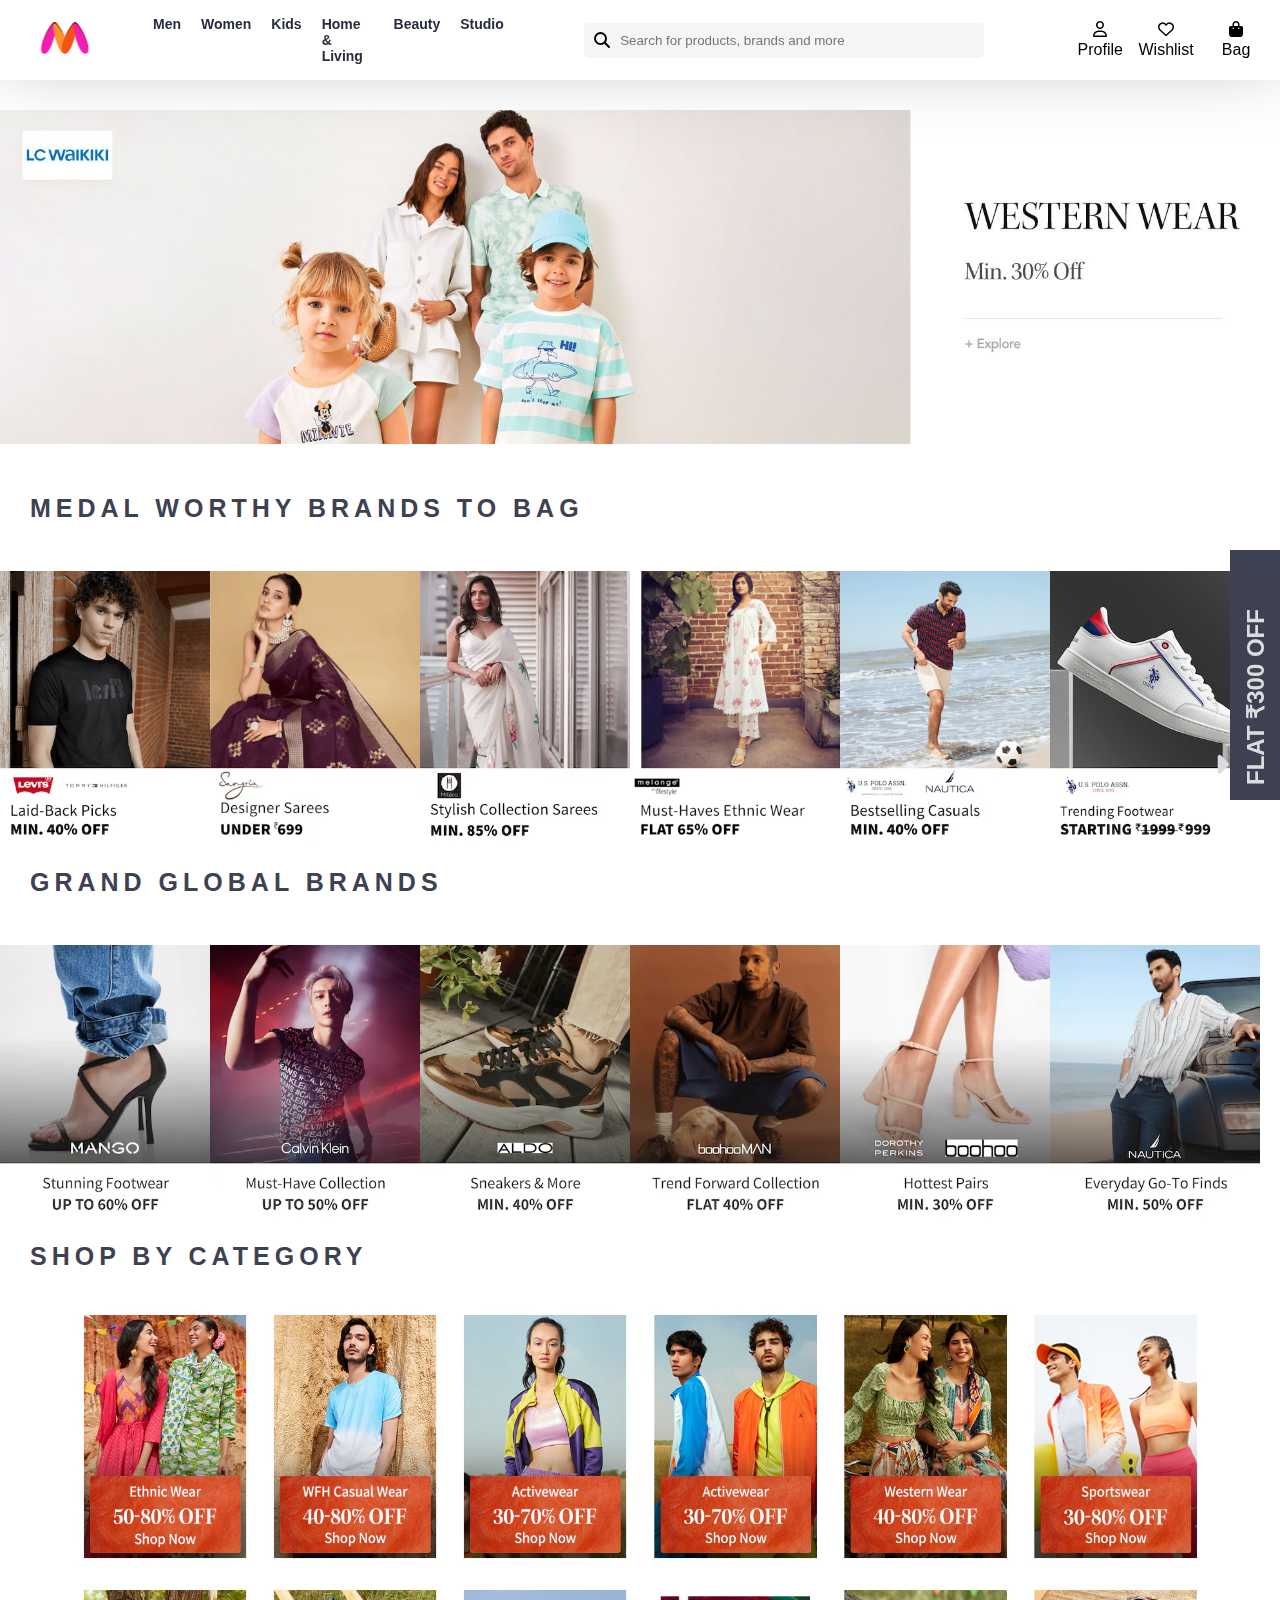
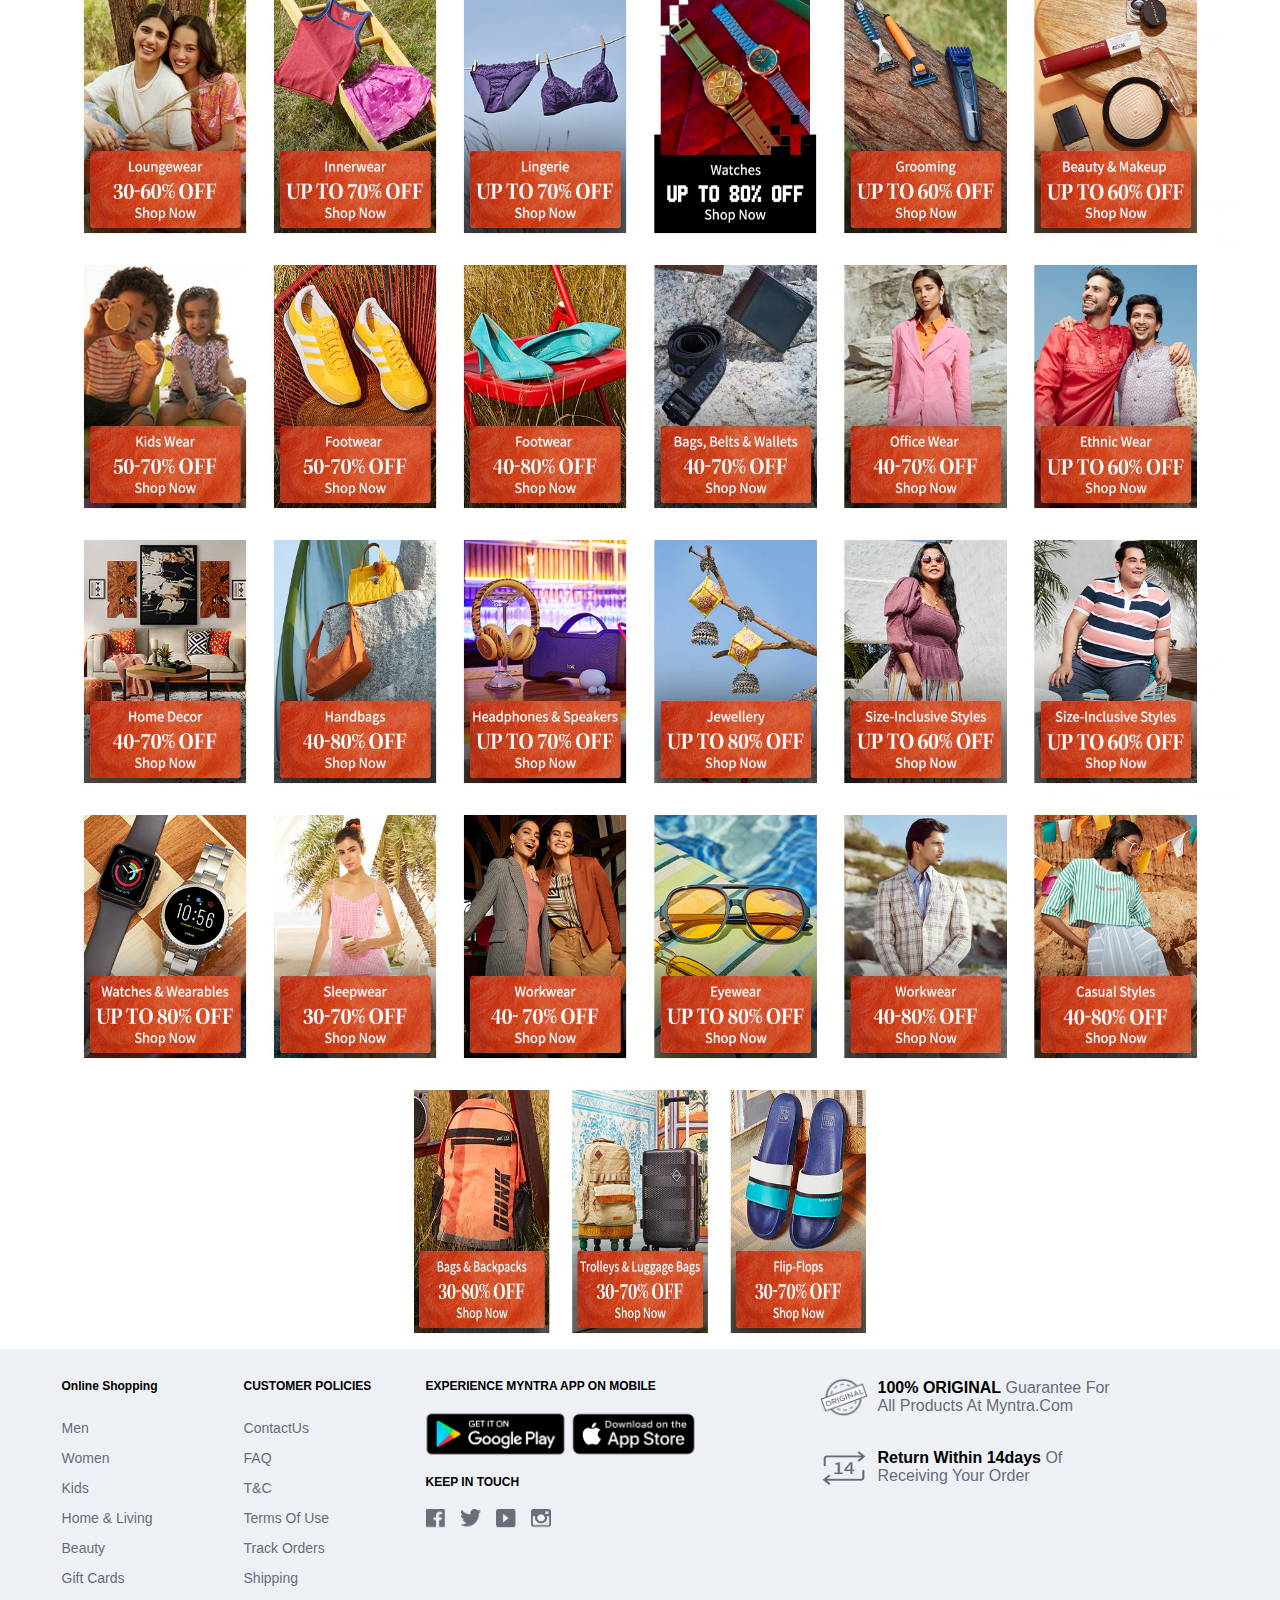
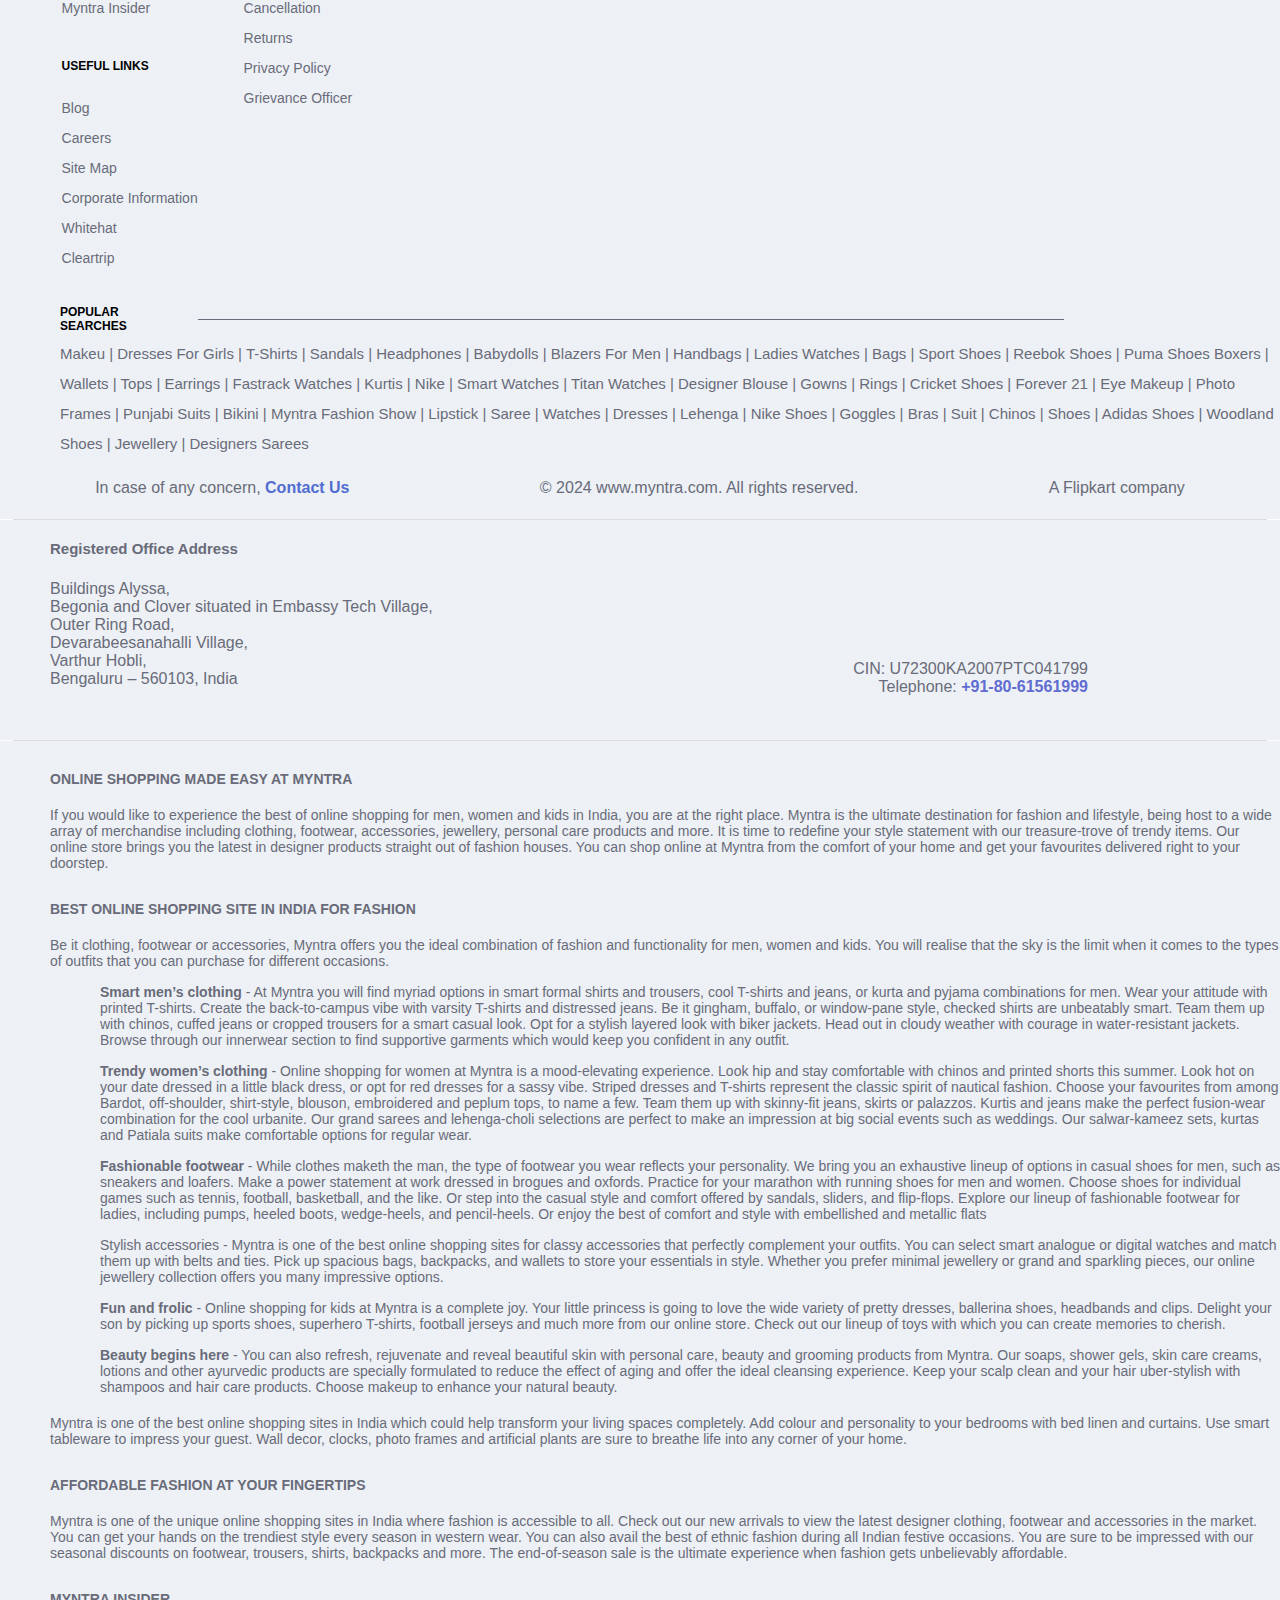
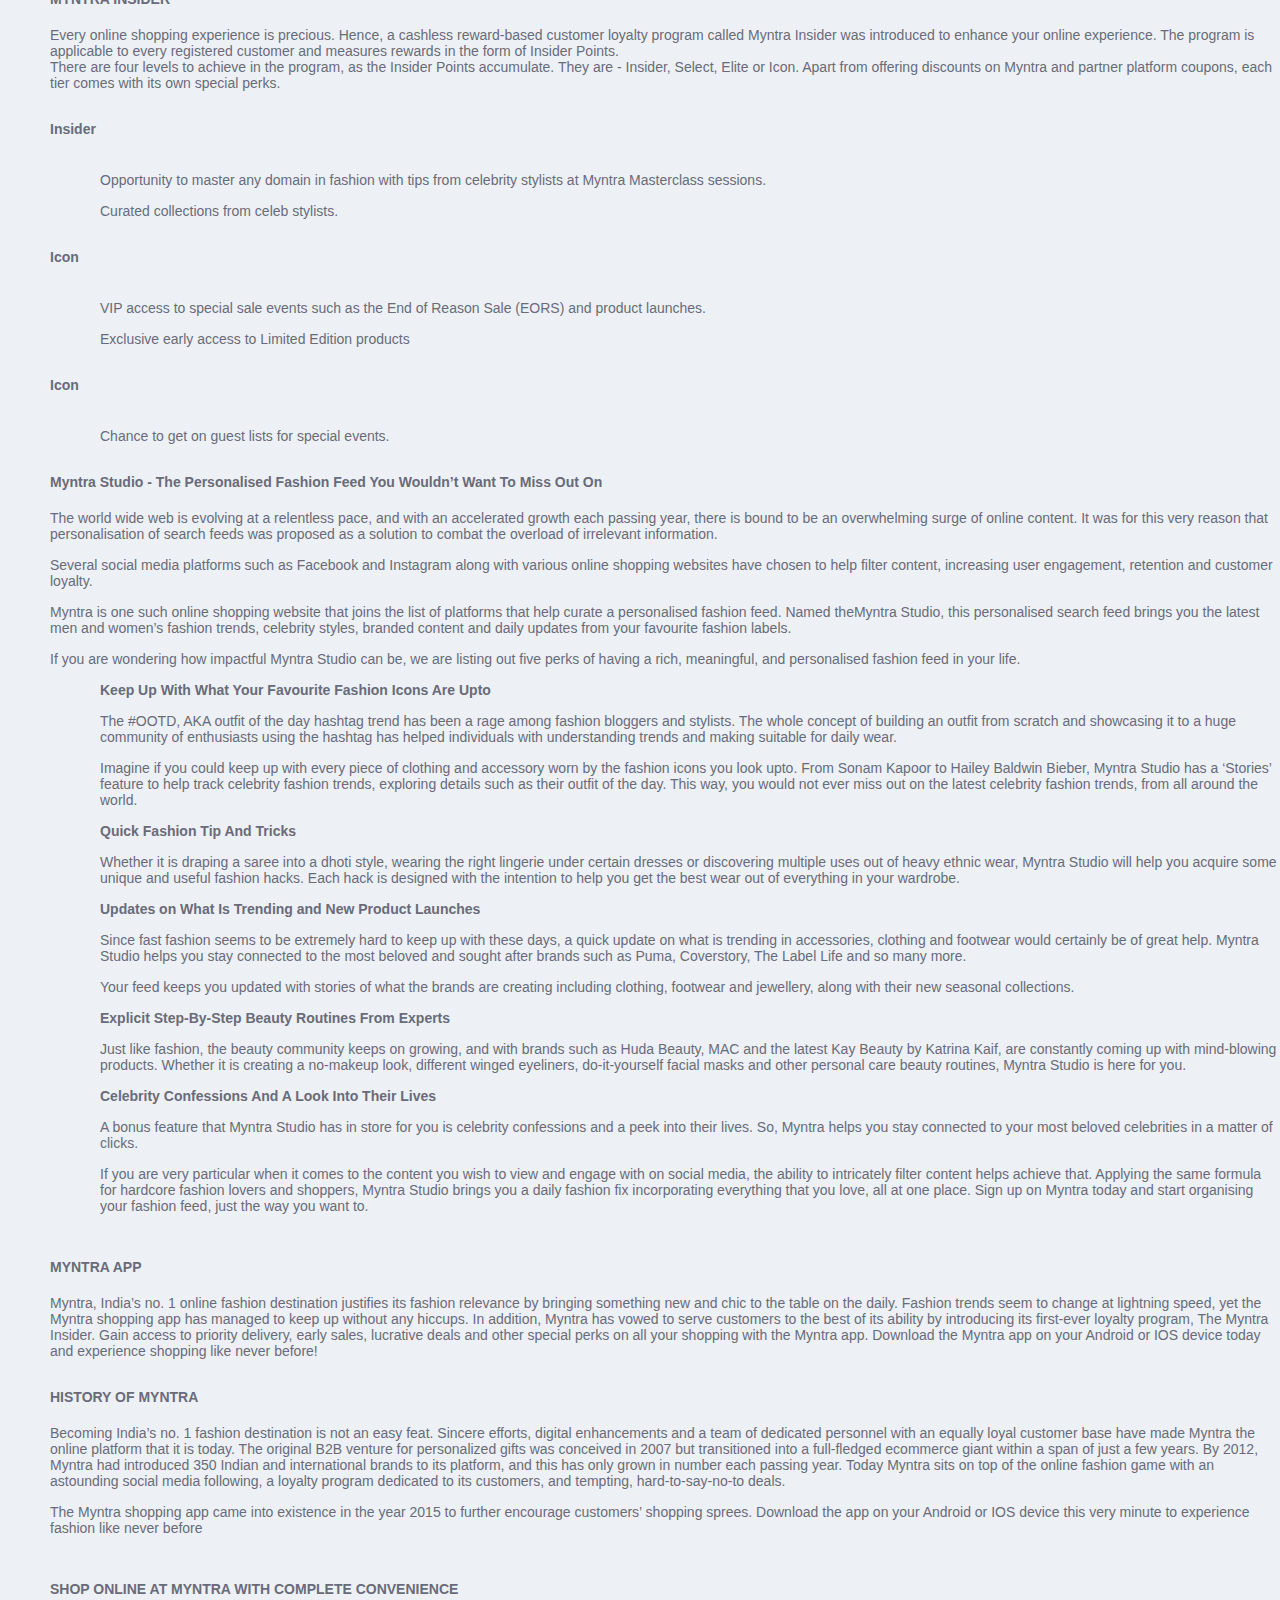
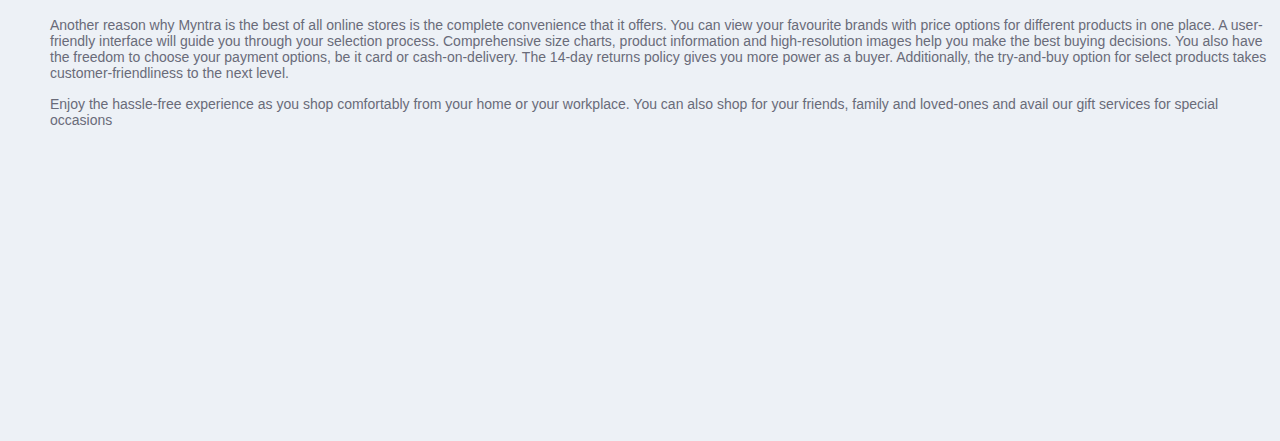
<file: index.html>
<html>

<head>

    <link rel="icon" href="imges/download_processed.png" type="imag/x-icon">
    <title>Online Shopping For Women, Men Kids Fashion & Lifestyle _ Myntr</title>
    <link rel="stylesheet" href="css/styel.css">
    <link rel="stylesheet" href="https://cdnjs.cloudflare.com/ajax/libs/font-awesome/6.5.2/css/all.min.css" />
</head>

<body>

    <!-- header start -->
    <header>
        <a href="index.html">
            <div class="for-log"></div>
        </a>
        <div class="for-nav">
            <ul>
                <a href="">
                    <li>men
                        <div class="mega_menu">
                            <div class="part1">
                                <h3 style="color: lightcoral;">topwear</h3>
                                <ul>
                                    <a>
                                        <li>T-shirt</li>
                                    </a>
                                    <a>
                                        <li>casual-shirt</li>
                                    </a>
                                    <a>
                                        <li>formal-shirt</li>
                                    </a>
                                    <a>
                                        <li>sweatshirts</li>
                                    </a>
                                    <a>
                                        <li>sweaters</li>
                                    </a>
                                    <a>
                                        <li>suite</li>
                                    </a>
                                    <a>
                                        <li>rain jackets</li>
                                    </a>

                                    <div class="hr"></div>

                                    <h3 style="color: lightcoral; margin: 5px 0px;"> Indian & fastive weare</h3>

                                    <a>
                                        <li>kurtas & kurta sets</li>
                                    </a>
                                    <a>
                                        <li>sherwanis</li>
                                    </a>
                                    <a>
                                        <li>nehru jackets</li>
                                    </a>
                                    <a>
                                        <li>dhoties</li>
                                    </a>
                                </ul>
                            </div>
                            <div class="part2">
                                <h3 style="color: lightcoral;">bottomwear</h3>
                                <ul>
                                    <a>
                                        <li>jeans</li>
                                    </a>
                                    <a>
                                        <li>casual trousers</li>
                                    </a>
                                    <a>
                                        <li>formal-trousers</li>
                                    </a>
                                    <a>
                                        <li>shorts</li>
                                    </a>
                                    <a>
                                        <li>Track Pants & joggers</li>
                                    </a>

                                    <div class="hr"></div>

                                    <h3 style="color: lightcoral; margin: 5px 0px;"> Innerwear & Sleeper</h3>

                                    <a>
                                        <li>Briefs & Trunks</li>
                                    </a>
                                    <a>
                                        <li>Boxers</li>
                                    </a>
                                    <a>
                                        <li>Vests</li>
                                    </a>
                                    <a>
                                        <li>Sleepwear & Loungewear</li>
                                    </a>
                                    <a>
                                        <li>Thermals</li>
                                    </a>

                                    <div class="hr"></div>

                                    <h3 style="color: lightcoral; margin: 5px 0px;"> Plus Size </h3>
                                </ul>
                            </div>
                            <div class="part1">
                                <h3 style="color: lightcoral;">footwear</h3>
                                <ul>
                                    <a>
                                        <li>casual shoes</li>
                                    </a>
                                    <a>
                                        <li>sports shoes</li>
                                    </a>
                                    <a>
                                        <li>formal shoes</li>
                                    </a>
                                    <a>
                                        <li>sneakers</li>
                                    </a>
                                    <a>
                                        <li>sandels & floaters</li>
                                    </a>
                                    <a>
                                        <li>flip flops</li>
                                    </a>
                                    <a>
                                        <li>socks</li>
                                    </a>

                                    <div class="hr"></div>

                                    <h3 style="color: lightcoral; margin: 5px 0px;"> personal care & grooming</h3>

                                    <h3 style="color: lightcoral; margin: 5px 0px;"> sunglasses & frames</h3>

                                    <h3 style="color: lightcoral; margin: 5px 0px;"> watches</h3>

                                </ul>
                            </div>
                            <div class="part2">
                                <h3 style="color: lightcoral;">sports & active wear</h3>
                                <ul>
                                    <a>
                                        <li>sports shoes</li>
                                    </a>
                                    <a>
                                        <li>sports sandals</li>
                                    </a>
                                    <a>
                                        <li>active T-Shirts</li>
                                    </a>
                                    <a>
                                        <li>track pants & shorts</li>
                                    </a>
                                    <a>
                                        <li>tracksuit</li>
                                    </a>
                                    <a>
                                        <li>Jackets & sweatshirts</li>
                                    </a>
                                    <a>
                                        <li>sports accessories</li>
                                    </a>
                                    <a>
                                        <li>swimwear</li>
                                    </a>

                                    <div class="hr"></div>

                                    <h3 style="color: lightcoral; margin: 5px 0px;"> Gadgets</h3>

                                    <a>
                                        <li>smart wearables</li>
                                    </a>
                                    <a>
                                        <li>fitness gadgets</li>
                                    </a>
                                    <a>
                                        <li>headphones</li>
                                    </a>
                                    <a>
                                        <li>speakers</li>
                                    </a>
                                </ul>
                            </div>
                            <div class="part1">
                                <h3 style="color: lightcoral;">fashion accessories</h3>
                                <ul>
                                    <a>
                                        <li>wallets</li>
                                    </a>
                                    <a>
                                        <li>belts</li>
                                    </a>
                                    <a>
                                        <li>perfumes & body mists</li>
                                    </a>
                                    <a>
                                        <li>trimmers</li>
                                    </a>
                                    <a>
                                        <li>deodorants</li>
                                    </a>
                                    <a>
                                        <li>tiea,cufflinks & pocket squares</li>
                                    </a>
                                    <a>
                                        <li>accessory Gift sets</li>
                                    </a>
                                    <a>
                                        <li>Caps & hats</li>
                                    </a>
                                    <a>
                                        <li>mufflers, scarves & gloves</li>
                                    </a>
                                    <a>
                                        <li>phone cases</li>
                                    </a>
                                    <a>
                                        <li>rings & wristwear</li>
                                    </a>
                                    <a>
                                        <li>helmets</li>
                                    </a>

                                    <div class="hr"></div>

                                    <h3 style="color: lightcoral; margin: 5px 0px;"> Bages & Backpacks</h3>

                                    <h3 style="color: lightcoral; margin: 5px 0px;"> Luggages & trolleys</h3>

                                </ul>
                            </div>
                        </div>
                    </li>
                </a>



                <a href="">
                    <li>women
                        <div class="mega_menu">
                            <div class="part1">
                                <h3 style="color: lightcoral;">indian & fuaion wear</h3>
                                <ul>
                                    <a>
                                        <li>kurtas & suits</li>
                                    </a>
                                    <a>
                                        <li>kurtis,tunics & tops</li>
                                    </a>
                                    <a>
                                        <li>sarees</li>
                                    </a>
                                    <a>
                                        <li>ethnic wear</li>
                                    </a>
                                    <a>
                                        <li>Leggings,salwars & churidars</li>
                                    </a>
                                    <a>
                                        <li>skirts & palazzos</li>
                                    </a>
                                    <a>
                                        <li>dress materials</li>
                                    </a>
                                    <a>
                                        <li>lehenga cholis</li>
                                    </a>
                                    <a>
                                        <li>dupattas & shawls</li>
                                    </a>
                                    <a>
                                        <li>jackets</li>
                                    </a>

                                    <div class="hr"></div>

                                    <h3 style="color: lightcoral; margin: 5px 0px;"> belts Scarves & more</h3>

                                    <h3 style="color: lightcoral; margin: 5px 0px;"> watches & wearables </h3>


                                </ul>
                            </div>
                            <div class="part2">
                                <h3 style="color: lightcoral;">western</h3>
                                <ul>
                                    <a>
                                        <li>dresses</li>
                                    </a>
                                    <a>
                                        <li>tops</li>
                                    </a>
                                    <a>
                                        <li>T-Shirts</li>
                                    </a>
                                    <a>
                                        <li>jeans</li>
                                    </a>
                                    <a>
                                        <li>treasure & capris</li>
                                    </a>
                                    <a>
                                        <li>shorts & skirts</li>
                                    </a>
                                    <a>
                                        <li>co-ords`</li>
                                    </a>
                                    <a>
                                        <li>phaysuits</li>
                                    </a>
                                    <a>
                                        <li>jumpauits</li>
                                    </a>
                                    <a>
                                        <li>shrugs</li>
                                    </a>
                                    <a>
                                        <li>sweaters & sweatshirts</li>
                                    </a>
                                    <a>
                                        <li>jackets & coats</li>
                                    </a>

                                    <div class="hr"></div>

                                    <h3 style="color: lightcoral; margin: 5px 0px;"> Plus size</h3>


                                </ul>
                            </div>
                            <div class="part1">
                                <h3 style="color: lightcoral;">maternity</h3>

                                <h3 style="color: lightcoral;">sunglasses & frames</h3>

                                <h3 style="color: lightcoral;">footwear</h3>
                                <ul>
                                    <a>
                                        <li>flats</li>
                                    </a>
                                    <a>
                                        <li>casual shoes</li>
                                    </a>
                                    <a>
                                        <li>heels</li>
                                    </a>
                                    <a>
                                        <li>boots</li>
                                    </a>
                                    <a>
                                        <li>Sports shoes & floaters</li>
                                    </a>


                                    <div class="hr"></div>

                                    <h3 style="color: lightcoral; margin: 5px 0px;"> sports & active wear</h3>

                                    <a>
                                        <li>clothing</li>
                                    </a>
                                    <a>
                                        <li>footwear</li>
                                    </a>
                                    <a>
                                        <li>sports accessories</li>
                                    </a>
                                    <a>
                                        <li>sports equipment</li>
                                    </a>


                                </ul>
                            </div>
                            <div class="part2">
                                <h3 style="color: lightcoral;">lingerie & sleepwear</h3>
                                <ul>
                                    <a>
                                        <li>bra</li>
                                    </a>
                                    <a>
                                        <li>Briefs</li>
                                    </a>
                                    <a>
                                        <li>shapewear</li>
                                    </a>
                                    <a>
                                        <li>swimwear</li>
                                    </a>
                                    <a>
                                        <li>camisoies</li>
                                    </a>


                                    <div class="hr"></div>

                                    <h3 style="color: lightcoral; margin: 5px 0px;"> Beauty & paersonal care</h3>

                                    <a>
                                        <li>mackeup</li>
                                    </a>
                                    <a>
                                        <li>skincare</li>
                                    </a>
                                    <a>
                                        <li>premium beauty</li>
                                    </a>
                                    <a>
                                        <li>lipsticks</li>
                                    </a>
                                    <a>
                                        <li>fragrances</li>
                                    </a>
                                </ul>
                            </div>
                            <div class="part1">
                                <h3 style="color: lightcoral;">Gadgets</h3>
                                <ul>
                                    <a>
                                        <li>Smart wearables</li>
                                    </a>
                                    <a>
                                        <li>fitness gadgets</li>
                                    </a>
                                    <a>
                                        <li>headphones</li>
                                    </a>
                                    <a>
                                        <li>speakers</li>
                                    </a>


                                    <div class="hr"></div>

                                    <h3 style="color: lightcoral; margin: 5px 0px;"> jewellery</h3>

                                    <a>
                                        <li>fashion jewellery</li>
                                    </a>
                                    <a>
                                        <li>fine jewellery</li>
                                    </a>
                                    <a>
                                        <li>Earrings</li>
                                    </a>

                                    <h3 style="color: lightcoral; margin: 5px 0px;"> backpacks</h3>

                                    <h3 style="color: lightcoral; margin: 5px 0px;"> Handbags,bags & wallets</h3>

                                    <h3 style="color: lightcoral; margin: 5px 0px;"> Luggages & trolleys</h3>

                                </ul>
                            </div>
                        </div>
                    </li>
                </a>
                <a href="">
                    <li>kids
                        <div class="mega_menu">
                            <div class="part1">
                                <h3 style="color: lightcoral;">topwear</h3>
                                <ul>
                                    <a>
                                        <li>T-
                                    </a>shirt
                    </li>
                    <a>
                        <li>casual-shirt</li>
                    </a>
                    <a>
                        <li>formal-shirt</li>
                    </a>
                    <a>
                        <li>sweatshirts</li>
                    </a>
                    <a>
                        <li>sweaters</li>
                    </a>
                    <a>
                        <li>suite</li>
                    </a>
                    <a>
                        <li>rain jackets</li>
                    </a>

                    <div class="hr"></div>

                    <h3 style="color: lightcoral; margin: 5px 0px;"> Indian & fastive weare</h3>

                    <a>
                        <li>kurtas & kurta sets</li>
                    </a>
                    <a>
                        <li>sherwanis</li>
                    </a>
                    <a>
                        <li>nehru jackets</li>
                    </a>
                    <a>
                        <li>dhoties</li>
                    </a>
            </ul>
        </div>
        <div class="part2">
            <h3 style="color: lightcoral;">bottomwear</h3>
            <ul>
                <a>
                    <li>jeans</li>
                </a>
                <a>
                    <li>casual trousers</li>
                </a>
                <a>
                    <li>formal-trousers</li>
                </a>
                <a>
                    <li>shorts</li>
                </a>
                <a>
                    <li>Track Pants & joggers</li>
                </a>

                <div class="hr"></div>

                <h3 style="color: lightcoral; margin: 5px 0px;"> Innerwear & Sleeper</h3>

                <a>
                    <li>Briefs & Trunks</li>
                </a>
                <a>
                    <li>Boxers</li>
                </a>
                <a>
                    <li>Vests</li>
                </a>
                <a>
                    <li>Sleepwear & Loungewear</li>
                </a>
                <a>
                    <li>Thermals</li>
                </a>

                <div class="hr"></div>

                <h3 style="color: lightcoral; margin: 5px 0px;"> Plus Size </h3>
            </ul>
        </div>
        <div class="part1">
            <h3 style="color: lightcoral;">footwear</h3>
            <ul>
                <a>
                    <li>casual shoes</li>
                </a>
                <a>
                    <li>sports shoes</li>
                </a>
                <a>
                    <li>formal shoes</li>
                </a>
                <a>
                    <li>sneakers</li>
                </a>
                <a>
                    <li>sandels & floaters</li>
                </a>
                <a>
                    <li>flip flops</li>
                </a>
                <a>
                    <li>socks</li>
                </a>

                <div class="hr"></div>

                <h3 style="color: lightcoral; margin: 5px 0px;"> personal care & grooming</h3>

                <h3 style="color: lightcoral; margin: 5px 0px;"> sunglasses & frames</h3>

                <h3 style="color: lightcoral; margin: 5px 0px;"> watches</h3>

            </ul>
        </div>
        <div class="part2">
            <h3 style="color: lightcoral;">sports & active wear</h3>
            <ul>
                <a>
                    <li>sports shoes</li>
                </a>
                <a>
                    <li>sports sandals</li>
                </a>
                <a>
                    <li>active T-Shirts</li>
                </a>
                <a>
                    <li>track pants & shorts</li>
                </a>
                <a>
                    <li>tracksuit</li>
                </a>
                <a>
                    <li>Jackets & sweatshirts</li>
                </a>
                <a>
                    <li>sports accessories</li>
                </a>
                <a>
                    <li>swimwear</li>
                </a>

                <div class="hr"></div>

                <h3 style="color: lightcoral; margin: 5px 0px;"> Gadgets</h3>

                <a>
                    <li>smart wearables</li>
                </a>
                <a>
                    <li>fitness gadgets</li>
                </a>
                <a>
                    <li>headphones</li>
                </a>
                <a>
                    <li>speakers</li>
                </a>
            </ul>
        </div>
        <div class="part1">
            <h3 style="color: lightcoral;">fashion accessories</h3>
            <ul>
                <a>
                    <li>wallets</li>
                </a>
                <a>
                    <li>belts</li>
                </a>
                <a>
                    <li>perfumes & body mists</li>
                </a>
                <a>
                    <li>trimmers</li>
                </a>
                <a>
                    <li>deodorants</li>
                </a>
                <a>
                    <li>tiea,cufflinks & pocket squares</li>
                </a>
                <a>
                    <li>accessory Gift sets</li>
                </a>
                <a>
                    <li>Caps & hats</li>
                </a>
                <a>
                    <li>mufflers, scarves & gloves</li>
                </a>
                <a>
                    <li>phone cases</li>
                </a>
                <a>
                    <li>rings & wristwear</li>
                </a>
                <a>
                    <li>helmets</li>
                </a>

                <div class="hr"></div>

                <h3 style="color: lightcoral; margin: 5px 0px;"> Bages & Backpacks</h3>

                <h3 style="color: lightcoral; margin: 5px 0px;"> Luggages & trolleys</h3>

            </ul>
        </div>
        </div>
        </li>
        </a>
        <a href="Home_and_Living.html">
            <li>home & living
                <div class="mega_menu">
                    <div class="part1">
                        <h3 style="color: lightcoral;">topwear</h3>
                        <ul>
                            <a>
                                <li>T-
                            </a>shirt
            </li>
            <a>
                <li>casual-shirt</li>
            </a>
            <a>
                <li>formal-shirt</li>
            </a>
            <a>
                <li>sweatshirts</li>
            </a>
            <a>
                <li>sweaters</li>
            </a>
            <a>
                <li>suite</li>
            </a>
            <a>
                <li>rain jackets</li>
            </a>

            <div class="hr"></div>

            <h3 style="color: lightcoral; margin: 5px 0px;"> Indian & fastive weare</h3>

            <a>
                <li>kurtas & kurta sets</li>
            </a>
            <a>
                <li>sherwanis</li>
            </a>
            <a>
                <li>nehru jackets</li>
            </a>
            <a>
                <li>dhoties</li>
            </a>
            </ul>
            </div>
            <div class="part2">
                <h3 style="color: lightcoral;">bottomwear</h3>
                <ul>
                    <a>
                        <li>jeans</li>
                    </a>
                    <a>
                        <li>casual trousers</li>
                    </a>
                    <a>
                        <li>formal-trousers</li>
                    </a>
                    <a>
                        <li>shorts</li>
                    </a>
                    <a>
                        <li>Track Pants & joggers</li>
                    </a>

                    <div class="hr"></div>

                    <h3 style="color: lightcoral; margin: 5px 0px;"> Innerwear & Sleeper</h3>

                    <a>
                        <li>Briefs & Trunks</li>
                    </a>
                    <a>
                        <li>Boxers</li>
                    </a>
                    <a>
                        <li>Vests</li>
                    </a>
                    <a>
                        <li>Sleepwear & Loungewear</li>
                    </a>
                    <a>
                        <li>Thermals</li>
                    </a>

                    <div class="hr"></div>

                    <h3 style="color: lightcoral; margin: 5px 0px;"> Plus Size </h3>
                </ul>
            </div>
            <div class="part1">
                <h3 style="color: lightcoral;">footwear</h3>
                <ul>
                    <a>
                        <li>casual shoes</li>
                    </a>
                    <a>
                        <li>sports shoes</li>
                    </a>
                    <a>
                        <li>formal shoes</li>
                    </a>
                    <a>
                        <li>sneakers</li>
                    </a>
                    <a>
                        <li>sandels & floaters</li>
                    </a>
                    <a>
                        <li>flip flops</li>
                    </a>
                    <a>
                        <li>socks</li>
                    </a>

                    <div class="hr"></div>

                    <h3 style="color: lightcoral; margin: 5px 0px;"> personal care & grooming</h3>

                    <h3 style="color: lightcoral; margin: 5px 0px;"> sunglasses & frames</h3>

                    <h3 style="color: lightcoral; margin: 5px 0px;"> watches</h3>

                </ul>
            </div>
            <div class="part2">
                <h3 style="color: lightcoral;">sports & active wear</h3>
                <ul>
                    <a>
                        <li>sports shoes</li>
                    </a>
                    <a>
                        <li>sports sandals</li>
                    </a>
                    <a>
                        <li>active T-Shirts</li>
                    </a>
                    <a>
                        <li>track pants & shorts</li>
                    </a>
                    <a>
                        <li>tracksuit</li>
                    </a>
                    <a>
                        <li>Jackets & sweatshirts</li>
                    </a>
                    <a>
                        <li>sports accessories</li>
                    </a>
                    <a>
                        <li>swimwear</li>
                    </a>

                    <div class="hr"></div>

                    <h3 style="color: lightcoral; margin: 5px 0px;"> Gadgets</h3>

                    <a>
                        <li>smart wearables</li>
                    </a>
                    <a>
                        <li>fitness gadgets</li>
                    </a>
                    <a>
                        <li>headphones</li>
                    </a>
                    <a>
                        <li>speakers</li>
                    </a>
                </ul>
            </div>
            <div class="part1">
                <h3 style="color: lightcoral;">fashion accessories</h3>
                <ul>
                    <a>
                        <li>wallets</li>
                    </a>
                    <a>
                        <li>belts</li>
                    </a>
                    <a>
                        <li>perfumes & body mists</li>
                    </a>
                    <a>
                        <li>trimmers</li>
                    </a>
                    <a>
                        <li>deodorants</li>
                    </a>
                    <a>
                        <li>tiea,cufflinks & pocket squares</li>
                    </a>
                    <a>
                        <li>accessory Gift sets</li>
                    </a>
                    <a>
                        <li>Caps & hats</li>
                    </a>
                    <a>
                        <li>mufflers, scarves & gloves</li>
                    </a>
                    <a>
                        <li>phone cases</li>
                    </a>
                    <a>
                        <li>rings & wristwear</li>
                    </a>
                    <a>
                        <li>helmets</li>
                    </a>

                    <div class="hr"></div>

                    <h3 style="color: lightcoral; margin: 5px 0px;"> Bages & Backpacks</h3>

                    <h3 style="color: lightcoral; margin: 5px 0px;"> Luggages & trolleys</h3>

                </ul>
            </div>
            </div>
            </li>
        </a>
        <a href="Beauty_Products.html">
            <li>beauty
                <div class="mega_menu">
                    <div class="part1">
                        <h3 style="color: lightcoral;">topwear</h3>
                        <ul>
                            <a>
                                <li>T-
                            </a>shirt
            </li>
            <a>
                <li>casual-shirt</li>
            </a>
            <a>
                <li>formal-shirt</li>
            </a>
            <a>
                <li>sweatshirts</li>
            </a>
            <a>
                <li>sweaters</li>
            </a>
            <a>
                <li>suite</li>
            </a>
            <a>
                <li>rain jackets</li>
            </a>

            <div class="hr"></div>

            <h3 style="color: lightcoral; margin: 5px 0px;"> Indian & fastive weare</h3>

            <a>
                <li>kurtas & kurta sets</li>
            </a>
            <a>
                <li>sherwanis</li>
            </a>
            <a>
                <li>nehru jackets</li>
            </a>
            <a>
                <li>dhoties</li>
            </a>
            </ul>
            </div>
            <div class="part2">
                <h3 style="color: lightcoral;">bottomwear</h3>
                <ul>
                    <a>
                        <li>jeans</li>
                    </a>
                    <a>
                        <li>casual trousers</li>
                    </a>
                    <a>
                        <li>formal-trousers</li>
                    </a>
                    <a>
                        <li>shorts</li>
                    </a>
                    <a>
                        <li>Track Pants & joggers</li>
                    </a>

                    <div class="hr"></div>

                    <h3 style="color: lightcoral; margin: 5px 0px;"> Innerwear & Sleeper</h3>

                    <a>
                        <li>Briefs & Trunks</li>
                    </a>
                    <a>
                        <li>Boxers</li>
                    </a>
                    <a>
                        <li>Vests</li>
                    </a>
                    <a>
                        <li>Sleepwear & Loungewear</li>
                    </a>
                    <a>
                        <li>Thermals</li>
                    </a>

                    <div class="hr"></div>

                    <h3 style="color: lightcoral; margin: 5px 0px;"> Plus Size </h3>
                </ul>
            </div>
            <div class="part1">
                <h3 style="color: lightcoral;">footwear</h3>
                <ul>
                    <a>
                        <li>casual shoes</li>
                    </a>
                    <a>
                        <li>sports shoes</li>
                    </a>
                    <a>
                        <li>formal shoes</li>
                    </a>
                    <a>
                        <li>sneakers</li>
                    </a>
                    <a>
                        <li>sandels & floaters</li>
                    </a>
                    <a>
                        <li>flip flops</li>
                    </a>
                    <a>
                        <li>socks</li>
                    </a>

                    <div class="hr"></div>

                    <h3 style="color: lightcoral; margin: 5px 0px;"> personal care & grooming</h3>

                    <h3 style="color: lightcoral; margin: 5px 0px;"> sunglasses & frames</h3>

                    <h3 style="color: lightcoral; margin: 5px 0px;"> watches</h3>

                </ul>
            </div>
            <div class="part2">
                <h3 style="color: lightcoral;">sports & active wear</h3>
                <ul>
                    <a>
                        <li>sports shoes</li>
                    </a>
                    <a>
                        <li>sports sandals</li>
                    </a>
                    <a>
                        <li>active T-Shirts</li>
                    </a>
                    <a>
                        <li>track pants & shorts</li>
                    </a>
                    <a>
                        <li>tracksuit</li>
                    </a>
                    <a>
                        <li>Jackets & sweatshirts</li>
                    </a>
                    <a>
                        <li>sports accessories</li>
                    </a>
                    <a>
                        <li>swimwear</li>
                    </a>

                    <div class="hr"></div>

                    <h3 style="color: lightcoral; margin: 5px 0px;"> Gadgets</h3>

                    <a>
                        <li>smart wearables</li>
                    </a>
                    <a>
                        <li>fitness gadgets</li>
                    </a>
                    <a>
                        <li>headphones</li>
                    </a>
                    <a>
                        <li>speakers</li>
                    </a>
                </ul>
            </div>
            <div class="part1">
                <h3 style="color: lightcoral;">fashion accessories</h3>
                <ul>
                    <a>
                        <li>wallets</li>
                    </a>
                    <a>
                        <li>belts</li>
                    </a>
                    <a>
                        <li>perfumes & body mists</li>
                    </a>
                    <a>
                        <li>trimmers</li>
                    </a>
                    <a>
                        <li>deodorants</li>
                    </a>
                    <a>
                        <li>tiea,cufflinks & pocket squares</li>
                    </a>
                    <a>
                        <li>accessory Gift sets</li>
                    </a>
                    <a>
                        <li>Caps & hats</li>
                    </a>
                    <a>
                        <li>mufflers, scarves & gloves</li>
                    </a>
                    <a>
                        <li>phone cases</li>
                    </a>
                    <a>
                        <li>rings & wristwear</li>
                    </a>
                    <a>
                        <li>helmets</li>
                    </a>

                    <div class="hr"></div>

                    <h3 style="color: lightcoral; margin: 5px 0px;"> Bages & Backpacks</h3>

                    <h3 style="color: lightcoral; margin: 5px 0px;"> Luggages & trolleys</h3>

                </ul>
            </div>
            </div>
            </li>
        </a>
        <a href="">
            <li>studio
                <div class="mega_menu">
                    <div class="part1">
                        <h3 style="color: lightcoral;">topwear</h3>
                        <ul>
                            <a>
                                <li>T-
                            </a>shirt
            </li>
            <a>
                <li>casual-shirt</li>
            </a>
            <a>
                <li>formal-shirt</li>
            </a>
            <a>
                <li>sweatshirts</li>
            </a>
            <a>
                <li>sweaters</li>
            </a>
            <a>
                <li>suite</li>
            </a>
            <a>
                <li>rain jackets</li>
            </a>

            <div class="hr"></div>

            <h3 style="color: lightcoral; margin: 5px 0px;"> Indian & fastive weare</h3>

            <a>
                <li>kurtas & kurta sets</li>
            </a>
            <a>
                <li>sherwanis</li>
            </a>
            <a>
                <li>nehru jackets</li>
            </a>
            <a>
                <li>dhoties</li>
            </a>
            </ul>
            </div>
            <div class="part2">
                <h3 style="color: lightcoral;">bottomwear</h3>
                <ul>
                    <a>
                        <li>jeans</li>
                    </a>
                    <a>
                        <li>casual trousers</li>
                    </a>
                    <a>
                        <li>formal-trousers</li>
                    </a>
                    <a>
                        <li>shorts</li>
                    </a>
                    <a>
                        <li>Track Pants & joggers</li>
                    </a>

                    <div class="hr"></div>

                    <h3 style="color: lightcoral; margin: 5px 0px;"> Innerwear & Sleeper</h3>

                    <a>
                        <li>Briefs & Trunks</li>
                    </a>
                    <a>
                        <li>Boxers</li>
                    </a>
                    <a>
                        <li>Vests</li>
                    </a>
                    <a>
                        <li>Sleepwear & Loungewear</li>
                    </a>
                    <a>
                        <li>Thermals</li>
                    </a>

                    <div class="hr"></div>

                    <h3 style="color: lightcoral; margin: 5px 0px;"> Plus Size </h3>
                </ul>
            </div>
            <div class="part1">
                <h3 style="color: lightcoral;">footwear</h3>
                <ul>
                    <a>
                        <li>casual shoes</li>
                    </a>
                    <a>
                        <li>sports shoes</li>
                    </a>
                    <a>
                        <li>formal shoes</li>
                    </a>
                    <a>
                        <li>sneakers</li>
                    </a>
                    <a>
                        <li>sandels & floaters</li>
                    </a>
                    <a>
                        <li>flip flops</li>
                    </a>
                    <a>
                        <li>socks</li>
                    </a>

                    <div class="hr"></div>

                    <h3 style="color: lightcoral; margin: 5px 0px;"> personal care & grooming</h3>

                    <h3 style="color: lightcoral; margin: 5px 0px;"> sunglasses & frames</h3>

                    <h3 style="color: lightcoral; margin: 5px 0px;"> watches</h3>

                </ul>
            </div>
            <div class="part2">
                <h3 style="color: lightcoral;">sports & active wear</h3>
                <ul>
                    <a>
                        <li>sports shoes</li>
                    </a>
                    <a>
                        <li>sports sandals</li>
                    </a>
                    <a>
                        <li>active T-Shirts</li>
                    </a>
                    <a>
                        <li>track pants & shorts</li>
                    </a>
                    <a>
                        <li>tracksuit</li>
                    </a>
                    <a>
                        <li>Jackets & sweatshirts</li>
                    </a>
                    <a>
                        <li>sports accessories</li>
                    </a>
                    <a>
                        <li>swimwear</li>
                    </a>

                    <div class="hr"></div>

                    <h3 style="color: lightcoral; margin: 5px 0px;"> Gadgets</h3>

                    <a>
                        <li>smart wearables</li>
                    </a>
                    <a>
                        <li>fitness gadgets</li>
                    </a>
                    <a>
                        <li>headphones</li>
                    </a>
                    <a>
                        <li>speakers</li>
                    </a>
                </ul>
            </div>
            <div class="part1">
                <h3 style="color: lightcoral;">fashion accessories</h3>
                <ul>
                    <a>
                        <li>wallets</li>
                    </a>
                    <a>
                        <li>belts</li>
                    </a>
                    <a>
                        <li>perfumes & body mists</li>
                    </a>
                    <a>
                        <li>trimmers</li>
                    </a>
                    <a>
                        <li>deodorants</li>
                    </a>
                    <a>
                        <li>tiea,cufflinks & pocket squares</li>
                    </a>
                    <a>
                        <li>accessory Gift sets</li>
                    </a>
                    <a>
                        <li>Caps & hats</li>
                    </a>
                    <a>
                        <li>mufflers, scarves & gloves</li>
                    </a>
                    <a>
                        <li>phone cases</li>
                    </a>
                    <a>
                        <li>rings & wristwear</li>
                    </a>
                    <a>
                        <li>helmets</li>
                    </a>

                    <div class="hr"></div>

                    <h3 style="color: lightcoral; margin: 5px 0px;"> Bages & Backpacks</h3>

                    <h3 style="color: lightcoral; margin: 5px 0px;"> Luggages & trolleys</h3>

                </ul>
            </div>
            </div>
            </li>
        </a>
        </ul>
        </div>
        <div class="for-input">
            <div class="for-icon">
                <i class="fa-solid fa-magnifying-glass"></i>
            </div>
            <div class="for-main-input">
                <input type="text" placeholder="Search for products, brands and more">
            </div>
        </div>
        <div class="side-logo">

            <a href="">
                <div class="side-icon"> <i class="fa-regular fa-user"></i> Profile</div>
            </a>
            <a href="">
                <div class="side-icon"> <i class="fa-regular fa-heart"></i>Wishlist</div>
            </a>
            <a href="">
                <div class="side-icon"> <i class="fa-solid fa-bag-shopping"></i> Bag</div>
            </a>

        </div>
    </header>
    <!-- hedar end -->

    <!-- row1 start -->
    <div class="main-image">
        <a href=""> <img src="imges/b656a7f4-4688-4997-bb7c-54b78793981e1658752386588-Western-Wear_Desk.jpg" alt=""></a>
    </div>
    <!-- row1 end -->
    <!-- row2 start -->
    <div class="medal-text">Medal Worthy Brands To Bag</div>
    <!-- row2 end -->
    <!-- row3 start -->
    <div class="mid-outer">
        <div class="imgs">
            <a href=""><img
                    src="imges/00e27983-d373-4d86-9f25-3e46a18ec12a1690609817622-Top_casual_Styles-_Levi-s-_Tommy_Min_40.jpeg"
                    alt=""></a>
            <a href=""><img src="imges/26abfeae-7980-4263-aac2-2e6206035da81691142704308-image_png_391142713.webp"
                    alt=""></a>
            <a href=""><img src="imges/30ce6d77-d4f5-4bed-b89a-c9cf00d197b81691142723203-image_png2141362199.webp"
                    alt=""></a>
            <a href=""><img src="imges/5a8540d5-9bd0-4a5b-81ee-063f8f23cf1c1691142814463-image_png1048777875.png"
                    alt=""></a>
            <a href=""><img src="imges/ccebd3fc-3628-4eb5-9604-5487049c2cff1691142886405-image_png356438875.jpeg"
                    alt=""></a>
            <a href=""><img
                    src="imges/51084b8a-9c9e-4b03-bc4a-dfd7738590eb1691076143197-image_png949061620--1- (1).jpeg"
                    alt=""></a>
        </div>
    </div>
    <!-- row3 end -->
    <!-- row4 start -->
    <div class="grand-global">GRAND GLOBAL BRANDS</div>
    <!-- row4 end -->
    <!-- row5 start -->
    <div class="mid-outer">
        <div class="imgs">
            <a href=""><img src="imges/9699db4e-8162-406a-85ba-e92116f0019f1690955825591-image_png2047004151.webp"
                    alt=""></a>
            <a href=""><img src="imges/331d0d67-95de-4e58-b774-add891464af01690773011037-Calvin_Klein.webp" alt=""></a>
            <a href=""><img src="imges/92d5e2ec-a736-4bfd-832b-6972121829c91690773010945-Aldo.webp" alt=""></a>
            <a href=""><img src="imges/044555a5-9987-4a06-8679-8aeb2dd963f91690773011013-boohooMan.jpeg" alt=""></a>
            <a href=""><img src="imges/6b6c7162-0086-4967-90c8-ec4792ec200c1690773011082-Dorothy_Perkin-_Boohoo.webp"
                    alt=""></a>
            <a href=""><img src="imges/7aac1f32-1a1a-4ba6-924b-ee1c28553aed1690773011304-Nautica.webp" alt=""></a>
        </div>
    </div>
    <!-- row5 end -->
    <!-- row6 start -->
    <div class="shop-by">SHOP BY CATEGORY</div>
    <!-- row6 end -->
    <!-- row7 start -->
    <div class="shop-imsges-outer">

        <a href=""><img src="imges/0dedd7c2-6c01-4ab0-a907-8928e56066d41690787339184-Shop-By-Category_HP-4_02.webp"
                alt=""></a>
        <a href=""><img src="imges/bfab4827-0ea6-4a5b-8b8d-167d497ae78e1690787339167-Shop-By-Category_HP-4_03.webp"
                alt=""></a>
        <a href=""><img src="imges/c61cfcfb-749f-4d8e-a318-0ea8f8705a1c1690787339442-Shop-By-Category_HP-4_04.webp"
                alt=""></a>
        <a href=""><img src="imges/a50c2dec-c5bc-46f3-b754-294fb46c61971690787339077-Shop-By-Category_HP-4_05.jpg"
                alt=""></a>
        <a href=""><img src="imges/da4059bf-14f1-4928-b5b9-be8719887b8e1690787339149-Shop-By-Category_HP-4_06.jpg"
                alt=""></a>
        <a href=""><img src="imges/3a804edc-ce57-4eb5-bb6a-493d458973661690787338896-Shop-By-Category_HP-4_07.jpg"
                alt=""></a>

        <a href=""><img src="imges/84870fc6-4805-41a4-b9eb-a8d7adb6c0d21690787339128-Shop-By-Category_HP-4_08 (1).jpg"
                alt=""></a>
        <a href=""><img src="imges/069d06bc-1b75-43f4-b8d1-1ec46193eb021690787339028-Shop-By-Category_HP-4_09.webp"
                alt=""></a>
        <a href=""><img src="imges/19755254-9c13-40a3-9cab-2bb9714391ab1690787339274-Shop-By-Category_HP-4_10.webp "
                alt=""></a>
        <a href=""><img src="imges/7108e7b7-1393-435b-a66d-0fd38c41bb391715346913556-Shop-By-Category_HP_11.jpg"
                alt=""></a>
        <a href=""><img src="imges/d26e5ed5-d846-4692-88a5-54ab7d79203b1690787339203-Shop-By-Category_HP-4_12.jpg"
                alt=""></a>
        <a href=""><img src="imges/dd3d6118-cd57-4e73-a4a4-e7f8a6bfde7b1690787339093-Shop-By-Category_HP-4_13.webp"
                alt=""></a>
        <a href=""><img src="imges/babe0d1a-b7fe-4b36-8a98-b275523963721690787339222-Shop-By-Category_HP-4_14.jpg"
                alt=""></a>
        <a href=""><img src="imges/3c2095db-905a-4346-9712-2fac7bcbbbd71690787339011-Shop-By-Category_HP-4_15.webp"
                alt=""></a>
        <a href=""><img src="imges/c1c8027f-1a22-4a0b-8be2-848edab298cf1690787339044-Shop-By-Category_HP-4_16.jpg"
                alt=""></a>
        <a href=""><img src="imges/278917b5-1658-4c2c-b122-f623b1d909701690787339290-Shop-By-Category_HP-4_17.jpg"
                alt=""></a>
        <a href=""><img src="imges/6c53770e-b7b2-466a-b36e-a0b2bff1a7591690787339109-Shop-By-Category_HP-4_18.jpg"
                alt=""></a>
        <a href=""><img src="imges/54852b61-90d6-484a-84c9-a8560247ffc21690787339307-Shop-By-Category_HP-4_19.jpg"
                alt=""></a>
        <a href=""><img src="imges/5d78afb6-38bb-43bd-bc67-1e4f6026b6ae1690787339327-Shop-By-Category_HP-4_20.webp"
                alt=""></a>
        <a href=""><img src="imges/90dcb992-9fb4-4208-8249-aa1a01b2851d1690787339476-Shop-By-Category_HP-4_21.jpg"
                alt=""></a>
        <a href=""><img src="imges/e4fcb9f0-f79a-41b7-b7b2-8828bb6e95e61690787339426-Shop-By-Category_HP-4_22.jpg"
                alt=""></a>
        <a href=""><img src="imges/66882f76-0bbe-4741-8890-0426695e09131690787339238-Shop-By-Category_HP-4_23.webp"
                alt=""></a>
        <a href=""><img src="imges/6aa501b3-ce05-48f5-96fe-ecb64682dbc71690787339409-Shop-By-Category_HP-4_24.webp"
                alt=""></a>
        <a href=""><img src="imges/b6e15609-4f52-44db-80c1-2a955fd4ac6e1690787339341-Shop-By-Category_HP-4_25.webp"
                alt=""></a>
        <a href=""><img src="imges/7916724b-be74-4920-b58d-ada0617cdee91690787339392-Shop-By-Category_HP-4_26.jpg"
                alt=""></a>
        <a href=""><img src="imges/5c541739-5c23-4846-a875-f19a170cea151690787339460-Shop-By-Category_HP-4_27.webp"
                alt=""></a>
        <a href=""><img src="imges/76932333-b792-4f54-983c-45aaf70e04ef1690787338936-Shop-By-Category_HP-4_28.webp"
                alt=""></a>
        <a href=""><img src="imges/a351ad62-c1d1-4bb4-9967-d3966f8446521690787338974-Shop-By-Category_HP-4_29.webp"
                alt=""></a>
        <a href=""><img src="imges/130ceab4-ac68-42c5-a9f4-478ba7f903db1690787339061-Shop-By-Category_HP-4_30.jpg"
                alt=""></a>
        <a href=""><img src="imges/cda4c195-22c1-4e11-a9dc-4728d69c3f2b1690787338956-Shop-By-Category_HP-4_31.webp"
                alt=""></a>
        <a href=""><img src="imges/89e0a0ee-225d-4880-a761-6aa895d252871690787338993-Shop-By-Category_HP-4_33.jpg"
                alt=""></a>
        <a href=""><img src="imges/82cdf918-9ad9-41fa-a5a7-c4c86fbad90c1690787338876-Shop-By-Category_HP-4_34.jpg"
                alt=""></a>
        <a href=""><img src="imges/ed2e98bc-e4f4-4e85-bc74-537142205d0f1690787339374-Shop-By-Category_HP-4_35.webp"
                alt=""></a>
    </div>
    <!-- row7 end -->

    <footer>

        <!-- row8 start -->
        <div class="contant-text">
            <div class="main-online-shopping-part">
                <div class="parts">
                    <div class="input-text">
                        <h3 style="font-size: 12px; margin-bottom:20px; color: #000000;">online shopping</h3>
                        <ul>

                            <a href="">
                                <li>Men</li>
                            </a>
                            <a href="">
                                <li> Women</li>
                            </a>
                            <a href="">
                                <li> Kids</li>
                            </a>
                            <a href="">
                                <li>Home & Living</li>
                            </a>
                            <a href="">
                                <li>Beauty</li>
                            </a>
                            <a href="">
                                <li> Gift Cards</li>
                            </a>
                            <a href="">
                                <li> Myntra Insider</li>
                            </a>
                        </ul>
                    </div>
                    <div class="input-text">
                        <h3 style="font-size: 12px; margin-bottom:20px; margin-top: 20px; color: #000000;">USEFUL LINKS
                        </h3>
                        <ul>
                            <a href="">
                                <li> Blog</li>
                            </a>
                            <a href="">
                                <li> Careers</li>
                            </a>
                            <a href="">
                                <li> Site Map</li>
                            </a>
                            <a href="">
                                <li> Corporate Information</li>
                            </a>
                            <a href="">
                                <li> Whitehat</li>
                            </a>
                            <a href="">
                                <li>Cleartrip</li>
                            </a>
                        </ul>
                    </div>
                </div>
                <div class="parts">
                    <div class="input-text">
                        <h3 style="font-size: 12px; margin-bottom:20px; color: #000000;">CUSTOMER POLICIES</h3>
                        <ul>
                            <a href="">
                                <li>ContactUs</li>
                            </a>
                            <a href="">
                                <li>FAQ</li>
                            </a>
                            <a href="">
                                <li>T&C</li>
                            </a>
                            <a href="">
                                <li>Terms Of Use</li>
                            </a>
                            <a href="">
                                <li>Track Orders</li>
                            </a>
                            <a href="">
                                <li>Shipping</li>
                            </a>
                            <a href="">
                                <li>Cancellation</li>
                            </a>
                            <a href="">
                                <li>Returns </li>
                            </a>
                            <a href="">
                                <li>Privacy policy</li>
                            </a>
                            <a href="">
                                <li>Grievance Officer</li>
                            </a>
                        </ul>
                    </div>
                </div>
                <div class="parts3">
                    <h3 style="font-size: 12px; margin-bottom:20px; color: #000000;">EXPERIENCE MYNTRA APP ON MOBILE
                    </h3>
                    <div class="goole-img">
                        <div class="play-img">
                            <a href=""><img
                                    src="imges/80cc455a-92d2-4b5c-a038-7da0d92af33f1539674178924-google_play.png"
                                    alt=""></a>
                        </div>
                        <div class="app-img">
                            <a href=""><img
                                    src="imges/bc5e11ad-0250-420a-ac71-115a57ca35d51539674178941-apple_store.png"
                                    alt=""></a>
                        </div>
                    </div>
                    <h3 style="font-size: 12px; margin:20px 0px; color: #000000;">KEEP IN TOUCH</h3>
                    <div class="logo-outer">
                        <a href=""><img src="imges/d2bec182-bef5-4fab-ade0-034d21ec82e31574604275433-fb.png" alt=""></a>
                        <a href=""><img src="imges/f10bc513-c5a4-490c-9a9c-eb7a3cc8252b1574604275383-twitter.png"
                                alt=""></a>
                        <a href=""><img src="imges/a7e3c86e-566a-44a6-a733-179389dd87111574604275355-yt.png" alt=""></a>
                        <a href=""><img src="imges/b4fcca19-5fc1-4199-93ca-4cae3210ef7f1574604275408-insta.png"
                                alt=""></a>
                    </div>
                </div>
                <div class="parts4">
                    <div class="out-body">
                        <div class="left-icon">
                            <a href=""> <img src="imges/6c3306ca-1efa-4a27-8769-3b69d16948741574602902452-original.png"
                                    alt=""></a>
                        </div>
                        <div class="text"> <span style="font-weight: bold; color: #000000;">100% ORIGINAL</span>
                            guarantee
                            for <br> all products at myntra.com</div>

                    </div>
                    <div class="out-body" style="margin-top:20px;">
                        <div class="left-icon">
                            <a href=""> <img
                                    src="imges/becb1b16-86cc-4e78-bdc7-7801c17947831684737106127-Return-Window-image.png"></a>

                        </div>
                        <div class="text"> <span style="font-weight: bold; color: #000000;">Return within 14days</span>
                            of
                            <br> receiving your order
                        </div>
                    </div>
                </div>
            </div>

        </div>
        <!-- row8 end -->
        <!-- row9 start -->
        <div class="popular-outer">
            <div class="r1">
                <div class="for-text">POPULAR SEARCHES</div>
                <div class="for-line">
                    <div class="hr"></div>
                </div>
            </div>
            <div class="r2">
                <p>Makeu | Dresses For Girls | T-Shirts | Sandals | Headphones | Babydolls | Blazers For Men | Handbags
                    |
                    Ladies Watches | Bags |
                    Sport Shoes | Reebok Shoes | Puma Shoes Boxers | Wallets | Tops | Earrings | Fastrack Watches |
                    Kurtis |
                    Nike | Smart Watches |
                    Titan Watches | Designer Blouse | Gowns | Rings | Cricket Shoes | Forever 21 | Eye Makeup | Photo
                    Frames
                    | Punjabi Suits |
                    Bikini | Myntra Fashion Show | Lipstick | Saree | Watches | Dresses | Lehenga | Nike Shoes | Goggles
                    |
                    Bras | Suit | Chinos | Shoes |
                    Adidas Shoes | Woodland Shoes | Jewellery | Designers Sarees
                </p>
            </div>
        </div>
        <!-- row9 end -->
        <!-- row10 satar -->
        <div class="row10">
            <div class="input-row10">In case of any concern, <span style="color: #526cd0; font-weight: bold;"> <a
                        href=""> Contact Us</a> </span> </div>
            <a href="">
                <div class="input-row10" style="text-align: center;">© 2024 www.myntra.com. All rights reserved.</div>
            </a>
            <a href="">
                <div class="input-row10" style="text-align: right;">A Flipkart company</div>
            </a>
        </div>
        <!-- row10 end -->
        <!-- line start -->
        <div class="hr1"></div>
        <!-- line end -->
        <!-- row11 start -->
        <div class="row11">
            <div class="heding">Registered Office Address</div>
            <div class="lower-part">
                <div class="left">
                    <ul>
                        <li> Buildings Alyssa,</li>
                        <li> Begonia and Clover situated in Embassy Tech Village,</li>
                        <li> Outer Ring Road,</li>
                        <li> Devarabeesanahalli Village,</li>
                        <li> Varthur Hobli,</li>
                        <li> Bengaluru – 560103, India</li>
                    </ul>
                </div>
                <div class="rigth">
                    <ul>

                        <li>CIN: U72300KA2007PTC041799</li>
                        <a href="">
                            <li>Telephone: <span style="color: #616cd0; font-weight: bold;"> +91-80-61561999</span></li>
                        </a>
                    </ul>
                </div>
            </div>


        </div>
        <!-- row11 end -->
        <!-- line start -->
        <div class="hr1"></div>
        <!-- line start -->
        <!-- div.row12 start -->
        <div class="row12">
            <h3>ONLINE SHOPPING MADE EASY AT MYNTRA</h3>
            <p>If you would like to experience the best of online shopping for men, women and kids in India, you are at
                the
                right place. Myntra is the ultimate destination for fashion and lifestyle, being host to a wide array of
                merchandise including clothing, footwear, accessories, jewellery, personal care products and more. It is
                time to redefine your style statement with our treasure-trove of trendy items. Our online store brings
                you
                the latest in designer products straight out of fashion houses. You can shop online at Myntra from the
                comfort of your home and get your favourites delivered right to your doorstep.</p>

            <h3>BEST ONLINE SHOPPING SITE IN INDIA FOR FASHION</h3>
            <p>Be it clothing, footwear or accessories, Myntra offers you the ideal combination of fashion and
                functionality
                for men, women and kids. You will realise that the sky is the limit when it comes to the types of
                outfits
                that you can purchase for different occasions.</p>
            <ol>
                <li>
                    <span style="font-weight: bold;">Smart men’s clothing</span> - At Myntra you will find myriad
                    options in
                    smart formal shirts and trousers, cool
                    T-shirts and jeans, or kurta and pyjama combinations for men. Wear your attitude with printed
                    T-shirts.
                    Create the back-to-campus vibe with varsity T-shirts and distressed jeans. Be it gingham, buffalo,
                    or
                    window-pane style, checked shirts are unbeatably smart. Team them up with chinos, cuffed jeans or
                    cropped trousers for a smart casual look. Opt for a stylish layered look with biker jackets. Head
                    out in
                    cloudy weather with courage in water-resistant jackets. Browse through our innerwear section to find
                    supportive garments which would keep you confident in any outfit.
                </li>
                <li>
                    <span style="font-weight: bold;">Trendy women’s clothing</span> - Online shopping for women at
                    Myntra is
                    a mood-elevating experience. Look hip
                    and stay comfortable with chinos and printed shorts this summer. Look hot on your date dressed in a
                    little black dress, or opt for red dresses for a sassy vibe. Striped dresses and T-shirts represent
                    the
                    classic spirit of nautical fashion. Choose your favourites from among Bardot, off-shoulder,
                    shirt-style,
                    blouson, embroidered and peplum tops, to name a few. Team them up with skinny-fit jeans, skirts or
                    palazzos. Kurtis and jeans make the perfect fusion-wear combination for the cool urbanite. Our grand
                    sarees and lehenga-choli selections are perfect to make an impression at big social events such as
                    weddings. Our salwar-kameez sets, kurtas and Patiala suits make comfortable options for regular
                    wear.
                </li>
                <li>
                    <span style="font-weight: bold;">Fashionable footwear</span> - While clothes maketh the man, the
                    type of
                    footwear you wear reflects your
                    personality. We bring you an exhaustive lineup of options in casual shoes for men, such as sneakers
                    and
                    loafers. Make a power statement at work dressed in brogues and oxfords. Practice for your marathon
                    with
                    running shoes for men and women. Choose shoes for individual games such as tennis, football,
                    basketball,
                    and the like. Or step into the casual style and comfort offered by sandals, sliders, and flip-flops.
                    Explore our lineup of fashionable footwear for ladies, including pumps, heeled boots, wedge-heels,
                    and
                    pencil-heels. Or enjoy the best of comfort and style with embellished and metallic flats
                </li>
                <li>
                    <span style="font-weight: bold;"></span>Stylish accessories</span> - Myntra is one of the best
                    online
                    shopping sites for classy accessories that
                    perfectly complement your outfits. You can select smart analogue or digital watches and match them
                    up
                    with belts and ties. Pick up spacious bags, backpacks, and wallets to store your essentials in
                    style.
                    Whether you prefer minimal jewellery or grand and sparkling pieces, our online jewellery collection
                    offers you many impressive options.
                </li>
                <li>
                    <span style="font-weight: bold;">Fun and frolic</span> - Online shopping for kids at Myntra is a
                    complete joy. Your little princess is going to
                    love the wide variety of pretty dresses, ballerina shoes, headbands and clips. Delight your son by
                    picking up sports shoes, superhero T-shirts, football jerseys and much more from our online store.
                    Check
                    out our lineup of toys with which you can create memories to cherish.
                </li>
                <li>
                    <span style="font-weight: bold;">Beauty begins here</span> - You can also refresh, rejuvenate and
                    reveal
                    beautiful skin with personal care,
                    beauty and grooming products from Myntra. Our soaps, shower gels, skin care creams, lotions and
                    other
                    ayurvedic products are specially formulated to reduce the effect of aging and offer the ideal
                    cleansing
                    experience. Keep your scalp clean and your hair uber-stylish with shampoos and hair care products.
                    Choose makeup to enhance your natural beauty.
                </li>
            </ol>
            <p style="margin-top: 20px;">Myntra is one of the best online shopping sites in India which could help
                transform
                your living spaces
                completely. Add colour and personality to your bedrooms with bed linen and curtains. Use smart tableware
                to
                impress your guest. Wall decor, clocks, photo frames and artificial plants are sure to breathe life into
                any
                corner of your home.</p>

            <h3>AFFORDABLE FASHION AT YOUR FINGERTIPS</h3>

            <p>Myntra is one of the unique online shopping sites in India where fashion is accessible to all. Check out
                our
                new arrivals to view the latest designer clothing, footwear and accessories in the market. You can get
                your
                hands on the trendiest style every season in western wear. You can also avail the best of ethnic fashion
                during all Indian festive occasions. You are sure to be impressed with our seasonal discounts on
                footwear,
                trousers, shirts, backpacks and more. The end-of-season sale is the ultimate experience when fashion
                gets
                unbelievably affordable.</p>

            <h3>MYNTRA INSIDER</h3>
            <p>Every online shopping experience is precious. Hence, a cashless reward-based customer loyalty program
                called
                Myntra Insider was introduced to enhance your online experience. The program is applicable to every
                registered customer and measures rewards in the form of Insider Points.</p>

            <p>There are four levels to achieve in the program, as the Insider Points accumulate. They are - Insider,
                Select, Elite or Icon. Apart from offering discounts on Myntra and partner platform coupons, each tier
                comes
                with its own special perks.</p>

            <h3>Insider</h3>
            <ul>
                <li>Opportunity to master any domain in fashion with tips from celebrity stylists at Myntra Masterclass
                    sessions.</li>
                <li>Curated collections from celeb stylists.</li>
            </ul>
            <h3>Icon</h3>
            <ul>
                <li>VIP access to special sale events such as the End of Reason Sale (EORS) and product launches.</li>
                <li>Exclusive early access to Limited Edition products</li>
            </ul>
            <h3>Icon</h3>
            <ul>
                <li>Chance to get on guest lists for special events.</li>
            </ul>
            <h3>Myntra Studio - The Personalised Fashion Feed You Wouldn’t Want To Miss Out On</h3>
            <p style="margin-bottom: 15px;">The world wide web is evolving at a relentless pace, and with an accelerated
                growth each passing year, there
                is bound to be an overwhelming surge of online content. It was for this very reason that personalisation
                of
                search feeds was proposed as a solution to combat the overload of irrelevant information.</p>


            <p style="margin-bottom: 15px;">Several social media platforms such as Facebook and Instagram along with
                various
                online shopping websites
                have chosen to help filter content, increasing user engagement, retention and customer loyalty.</p>

            <p style="margin-bottom: 15px;">Myntra is one such online shopping website that joins the list of platforms
                that
                help curate a personalised
                fashion feed. Named theMyntra Studio, this personalised search feed brings you the latest men and
                women’s
                fashion trends, celebrity styles, branded content and daily updates from your favourite fashion labels.
            </p>

            <p style="margin-bottom: 15px;">If you are wondering how impactful Myntra Studio can be, we are listing out
                five
                perks of having a rich,
                meaningful, and personalised fashion feed in your life.</p>

            <ol>
                <li style="font-weight: bold;">Keep Up With What Your Favourite Fashion Icons Are Upto</li>

                <p style="margin: 15px 0px; margin-left: 50px;">The #OOTD, AKA outfit of the day hashtag trend has been
                    a
                    rage among fashion bloggers and stylists. The
                    whole concept of building an outfit from scratch and showcasing it to a huge community of
                    enthusiasts
                    using the hashtag has helped individuals with understanding trends and making suitable for daily
                    wear.
                </p>
                <p style="margin: 15px 0px;  margin-left: 50px;">Imagine if you could keep up with every piece of
                    clothing
                    and accessory worn by the fashion icons you
                    look upto. From Sonam Kapoor to Hailey Baldwin Bieber, Myntra Studio has a ‘Stories’ feature to help
                    track celebrity fashion trends, exploring details such as their outfit of the day. This way, you
                    would
                    not ever miss out on the latest celebrity fashion trends, from all around the world.</p>

                <li style="font-weight: bold;">Quick Fashion Tip And Tricks</li>

                <p style="margin: 15px 0px;  margin-left: 50px;">Whether it is draping a saree into a dhoti style,
                    wearing
                    the right lingerie under certain dresses or discovering multiple uses out of heavy ethnic wear,
                    Myntra
                    Studio will help you acquire some unique and useful fashion hacks. Each hack is designed with the
                    intention to help you get the best wear out of everything in your wardrobe.</p>

                <li style="font-weight: bold;">Updates on What Is Trending and New Product Launches</li>

                <p style="margin: 15px 0px;  margin-left: 50px;">Since fast fashion seems to be extremely hard to keep
                    up
                    with these days, a quick update on what is trending in accessories, clothing and footwear would
                    certainly be of great help. Myntra Studio helps you stay connected to the most beloved and sought
                    after
                    brands such as Puma, Coverstory, The Label Life and so many more.</p>

                <p style="margin: 15px 0px;  margin-left: 50px;">Your feed keeps you updated with stories of what the
                    brands
                    are creating including clothing, footwear and jewellery, along with their new seasonal collections.
                </p>

                <li style="font-weight: bold;">Explicit Step-By-Step Beauty Routines From Experts</li>

                <p style="margin: 15px 0px;  margin-left: 50px;">Just like fashion, the beauty community keeps on
                    growing,
                    and with brands such as Huda Beauty, MAC and
                    the latest Kay Beauty by Katrina Kaif, are constantly coming up with mind-blowing products. Whether
                    it
                    is creating a no-makeup look, different winged eyeliners, do-it-yourself facial masks and other
                    personal
                    care beauty routines, Myntra Studio is here for you.</p>

                <li style="font-weight: bold;">Celebrity Confessions And A Look Into Their Lives</li>

                <p style="margin: 15px 0px;  margin-left: 50px;">A bonus feature that Myntra Studio has in store for you
                    is
                    celebrity confessions and a peek into their lives. So, Myntra helps you stay connected to your most
                    beloved celebrities in a matter of clicks.</p>

                <p style="margin: 15px 0px;  margin-left: 50px;">If you are very particular when it comes to the content
                    you
                    wish to view and engage with on social media, the ability to intricately filter content helps
                    achieve
                    that. Applying the same formula for hardcore fashion lovers and shoppers, Myntra Studio brings you a
                    daily fashion fix incorporating everything that you love, all at one place. Sign up on Myntra today
                    and
                    start organising your fashion feed, just the way you want to.</p>
            </ol>

            <h3>MYNTRA APP</h3>
            <p>Myntra, India’s no. 1 online fashion destination justifies its fashion relevance by bringing something
                new
                and chic to the table on the daily. Fashion trends seem to change at lightning speed, yet the Myntra
                shopping app has managed to keep up without any hiccups. In addition, Myntra has vowed to serve
                customers to
                the best of its ability by introducing its first-ever loyalty program, The Myntra Insider. Gain access
                to
                priority delivery, early sales, lucrative deals and other special perks on all your shopping with the
                Myntra
                app. Download the Myntra app on your Android or IOS device today and experience shopping like never
                before!
            </p>

            <h3>HISTORY OF MYNTRA</h3>

            <p>Becoming India’s no. 1 fashion destination is not an easy feat. Sincere efforts, digital enhancements and
                a
                team of dedicated personnel with an equally loyal customer base have made Myntra the online platform
                that it
                is today. The original B2B venture for personalized gifts was conceived in 2007 but transitioned into a
                full-fledged ecommerce giant within a span of just a few years. By 2012, Myntra had introduced 350
                Indian
                and international brands to its platform, and this has only grown in number each passing year. Today
                Myntra
                sits on top of the online fashion game with an astounding social media following, a loyalty program
                dedicated to its customers, and tempting, hard-to-say-no-to deals.</p>

            <p style="margin: 15px 0px; ">The Myntra shopping app came into existence in the year 2015 to
                further encourage customers’ shopping sprees. Download the app on your Android or IOS device this very
                minute to experience fashion like never before</p>

            <h3>SHOP ONLINE AT MYNTRA WITH COMPLETE CONVENIENCE</h3>

            <p>Another reason why Myntra is the best of all online stores is the complete convenience that it offers.
                You
                can view your favourite brands with price options for different products in one place. A user-friendly
                interface will guide you through your selection process. Comprehensive size charts, product information
                and
                high-resolution images help you make the best buying decisions. You also have the freedom to choose your
                payment options, be it card or cash-on-delivery. The 14-day returns policy gives you more power as a
                buyer.
                Additionally, the try-and-buy option for select products takes customer-friendliness to the next level.
            </p>

            <p style="margin: 15px 0px; ">Enjoy the hassle-free experience as you shop comfortably from your home or
                your
                workplace. You can also shop for your friends, family and loved-ones and avail our gift services for
                special
                occasions</p>



        </div>
        <!-- div.row12 end-->
    </footer>

    <div class="flat_200off">
        <a href="">FLAT ₹300 OFF
            <i class="fa-solid fa-caret-left"></i></a>
    </div>

</body>

</html>
</file>
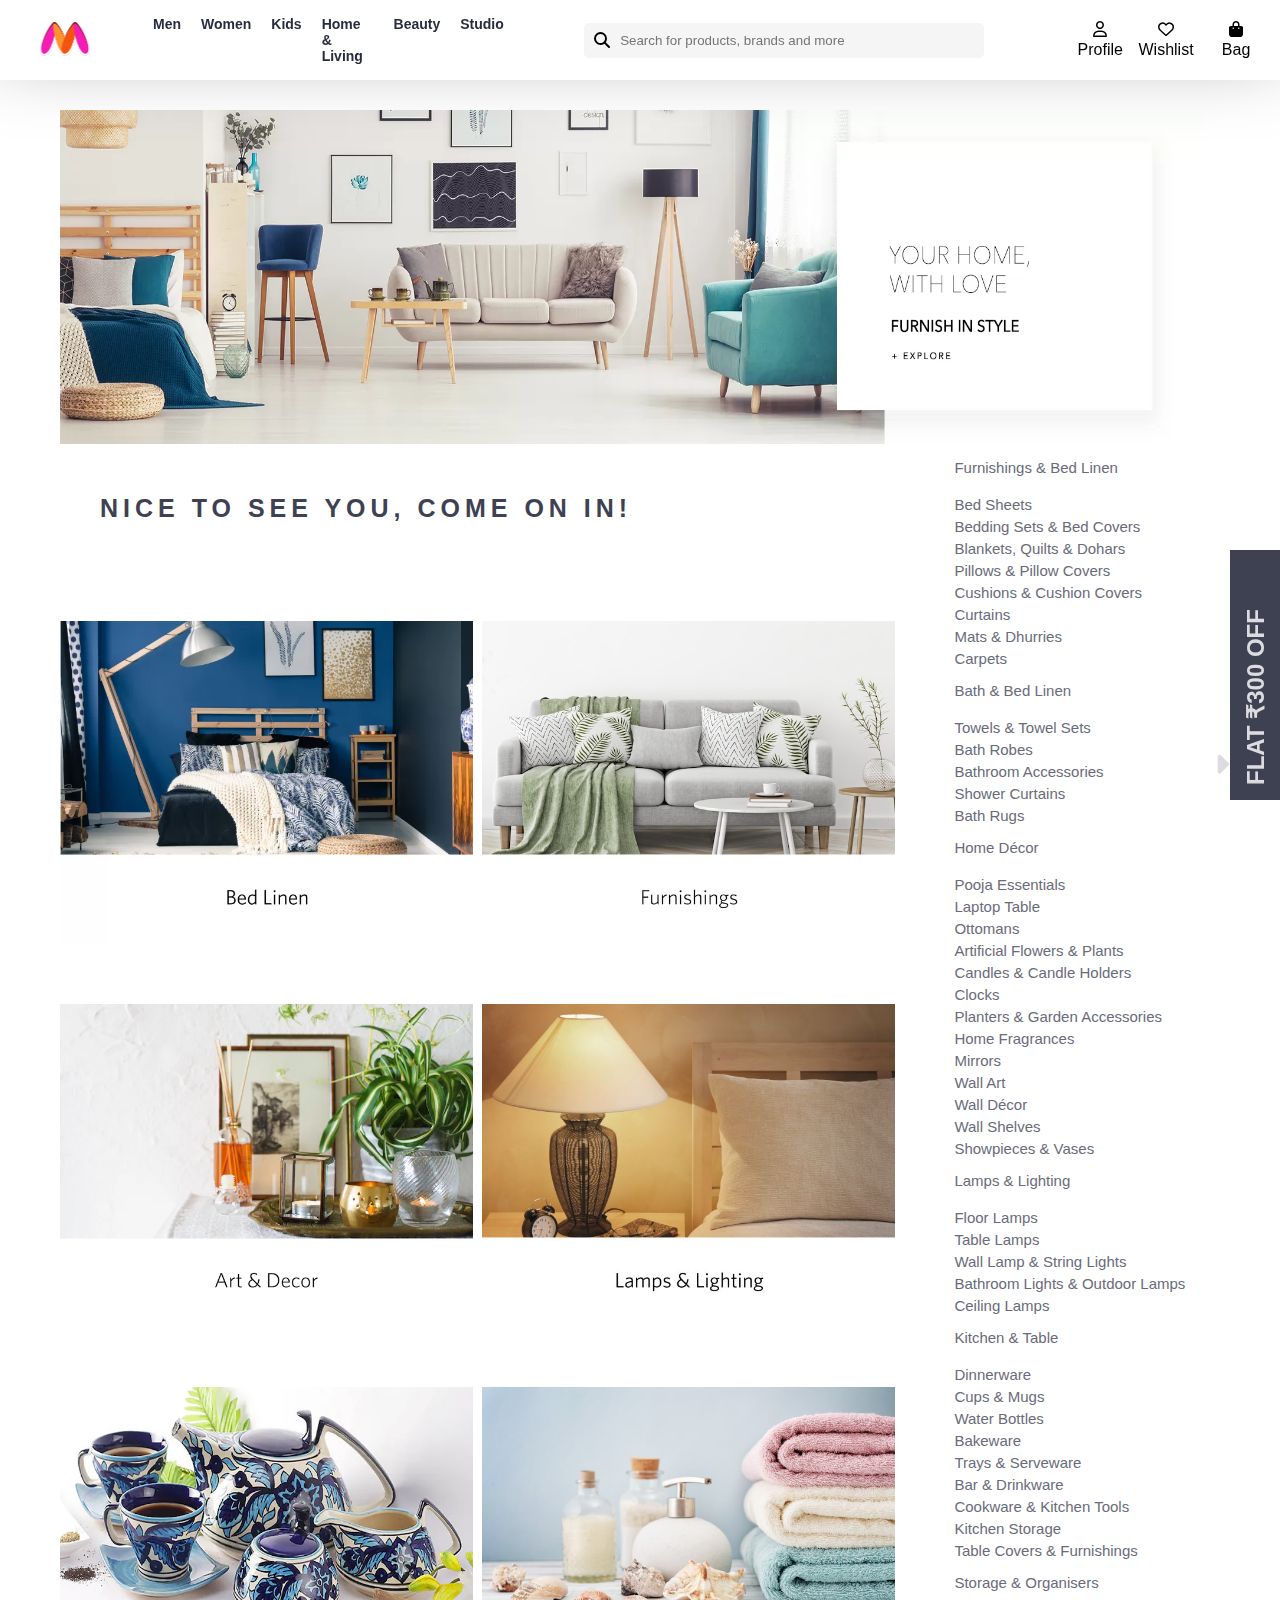
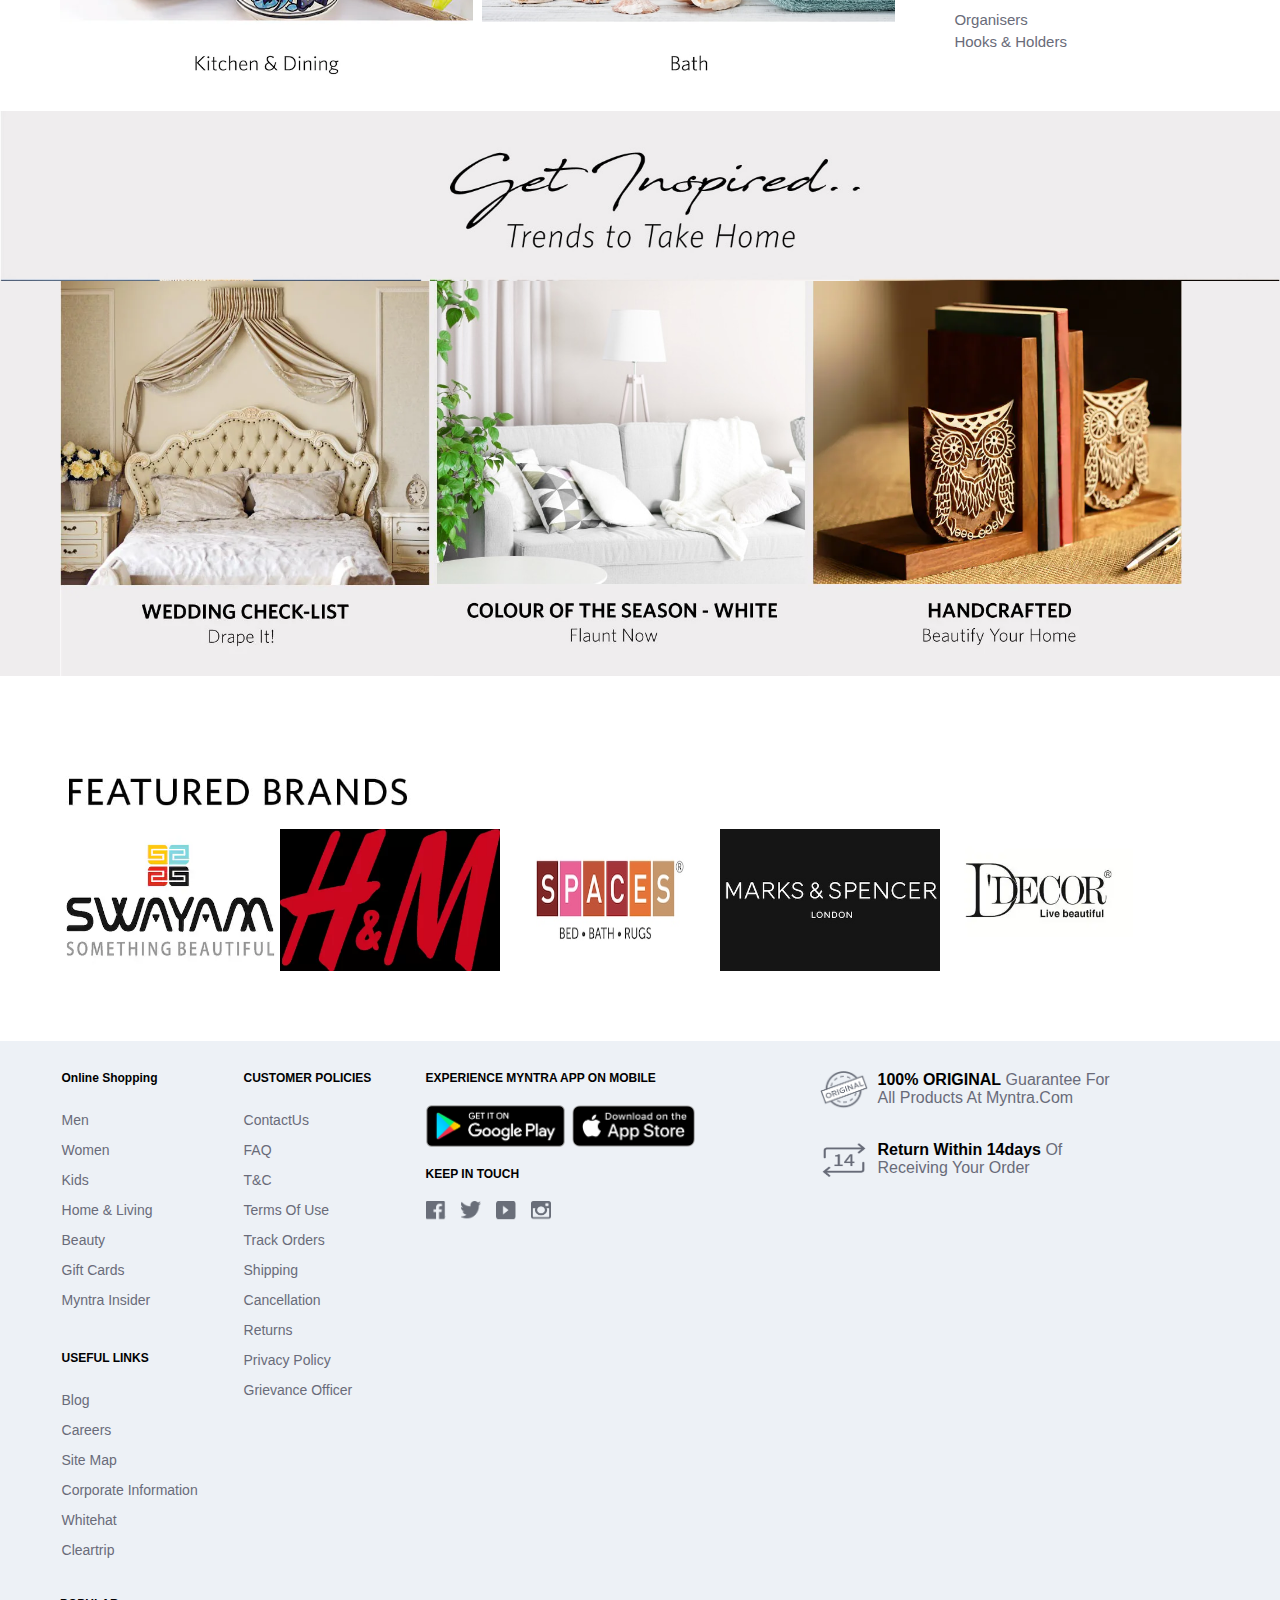
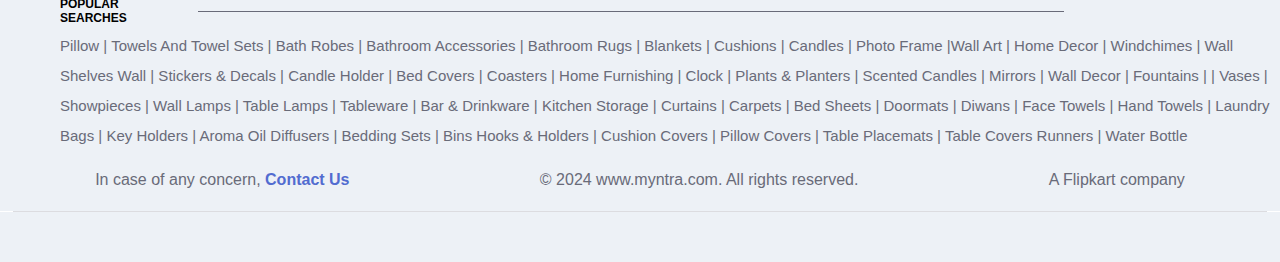
<file: Home_and_Living.html>
<html>

<head>
    <link rel="icon" href="imges/download_processed.png" type="imag/x-icon">
    <title>Home and Living - Buy Interior Decoration Products and Accessories Online in India</title>
    <link rel="stylesheet" href="css/styel.css">
    <link rel="stylesheet" href="https://cdnjs.cloudflare.com/ajax/libs/font-awesome/6.5.2/css/all.min.css" />
</head>

<body>
    <!-- header start -->
    <header>
        <a href="index.html">
            <div class="for-log"></div>
        </a>
        <div class="for-nav">
            <ul>
                <a href="">
                    <li>men
                        <div class="mega_menu">
                            <div class="part1">
                                <h3 style="color: lightcoral;">topwear</h3>
                                <ul>
                                    <a>
                                        <li>T-shirt</li>
                                    </a>
                                    <a>
                                        <li>casual-shirt</li>
                                    </a>
                                    <a>
                                        <li>formal-shirt</li>
                                    </a>
                                    <a>
                                        <li>sweatshirts</li>
                                    </a>
                                    <a>
                                        <li>sweaters</li>
                                    </a>
                                    <a>
                                        <li>suite</li>
                                    </a>
                                    <a>
                                        <li>rain jackets</li>
                                    </a>

                                    <div class="hr"></div>

                                    <h3 style="color: lightcoral; margin: 5px 0px;"> Indian & fastive weare</h3>

                                    <a>
                                        <li>kurtas & kurta sets</li>
                                    </a>
                                    <a>
                                        <li>sherwanis</li>
                                    </a>
                                    <a>
                                        <li>nehru jackets</li>
                                    </a>
                                    <a>
                                        <li>dhoties</li>
                                    </a>
                                </ul>
                            </div>
                            <div class="part2">
                                <h3 style="color: lightcoral;">bottomwear</h3>
                                <ul>
                                    <a>
                                        <li>jeans</li>
                                    </a>
                                    <a>
                                        <li>casual trousers</li>
                                    </a>
                                    <a>
                                        <li>formal-trousers</li>
                                    </a>
                                    <a>
                                        <li>shorts</li>
                                    </a>
                                    <a>
                                        <li>Track Pants & joggers</li>
                                    </a>

                                    <div class="hr"></div>

                                    <h3 style="color: lightcoral; margin: 5px 0px;"> Innerwear & Sleeper</h3>

                                    <a>
                                        <li>Briefs & Trunks</li>
                                    </a>
                                    <a>
                                        <li>Boxers</li>
                                    </a>
                                    <a>
                                        <li>Vests</li>
                                    </a>
                                    <a>
                                        <li>Sleepwear & Loungewear</li>
                                    </a>
                                    <a>
                                        <li>Thermals</li>
                                    </a>

                                    <div class="hr"></div>

                                    <h3 style="color: lightcoral; margin: 5px 0px;"> Plus Size </h3>
                                </ul>
                            </div>
                            <div class="part1">
                                <h3 style="color: lightcoral;">footwear</h3>
                                <ul>
                                    <a>
                                        <li>casual shoes</li>
                                    </a>
                                    <a>
                                        <li>sports shoes</li>
                                    </a>
                                    <a>
                                        <li>formal shoes</li>
                                    </a>
                                    <a>
                                        <li>sneakers</li>
                                    </a>
                                    <a>
                                        <li>sandels & floaters</li>
                                    </a>
                                    <a>
                                        <li>flip flops</li>
                                    </a>
                                    <a>
                                        <li>socks</li>
                                    </a>

                                    <div class="hr"></div>

                                    <h3 style="color: lightcoral; margin: 5px 0px;"> personal care & grooming</h3>

                                    <h3 style="color: lightcoral; margin: 5px 0px;"> sunglasses & frames</h3>

                                    <h3 style="color: lightcoral; margin: 5px 0px;"> watches</h3>

                                </ul>
                            </div>
                            <div class="part2">
                                <h3 style="color: lightcoral;">sports & active wear</h3>
                                <ul>
                                    <a>
                                        <li>sports shoes</li>
                                    </a>
                                    <a>
                                        <li>sports sandals</li>
                                    </a>
                                    <a>
                                        <li>active T-Shirts</li>
                                    </a>
                                    <a>
                                        <li>track pants & shorts</li>
                                    </a>
                                    <a>
                                        <li>tracksuit</li>
                                    </a>
                                    <a>
                                        <li>Jackets & sweatshirts</li>
                                    </a>
                                    <a>
                                        <li>sports accessories</li>
                                    </a>
                                    <a>
                                        <li>swimwear</li>
                                    </a>

                                    <div class="hr"></div>

                                    <h3 style="color: lightcoral; margin: 5px 0px;"> Gadgets</h3>

                                    <a>
                                        <li>smart wearables</li>
                                    </a>
                                    <a>
                                        <li>fitness gadgets</li>
                                    </a>
                                    <a>
                                        <li>headphones</li>
                                    </a>
                                    <a>
                                        <li>speakers</li>
                                    </a>
                                </ul>
                            </div>
                            <div class="part1">
                                <h3 style="color: lightcoral;">fashion accessories</h3>
                                <ul>
                                    <a>
                                        <li>wallets</li>
                                    </a>
                                    <a>
                                        <li>belts</li>
                                    </a>
                                    <a>
                                        <li>perfumes & body mists</li>
                                    </a>
                                    <a>
                                        <li>trimmers</li>
                                    </a>
                                    <a>
                                        <li>deodorants</li>
                                    </a>
                                    <a>
                                        <li>tiea,cufflinks & pocket squares</li>
                                    </a>
                                    <a>
                                        <li>accessory Gift sets</li>
                                    </a>
                                    <a>
                                        <li>Caps & hats</li>
                                    </a>
                                    <a>
                                        <li>mufflers, scarves & gloves</li>
                                    </a>
                                    <a>
                                        <li>phone cases</li>
                                    </a>
                                    <a>
                                        <li>rings & wristwear</li>
                                    </a>
                                    <a>
                                        <li>helmets</li>
                                    </a>

                                    <div class="hr"></div>

                                    <h3 style="color: lightcoral; margin: 5px 0px;"> Bages & Backpacks</h3>

                                    <h3 style="color: lightcoral; margin: 5px 0px;"> Luggages & trolleys</h3>

                                </ul>
                            </div>
                        </div>
                    </li>
                </a>



                <a href="">
                    <li>women
                        <div class="mega_menu">
                            <div class="part1">
                                <h3 style="color: lightcoral;">indian & fuaion wear</h3>
                                <ul>
                                    <a>
                                        <li>kurtas & suits</li>
                                    </a>
                                    <a>
                                        <li>kurtis,tunics & tops</li>
                                    </a>
                                    <a>
                                        <li>sarees</li>
                                    </a>
                                    <a>
                                        <li>ethnic wear</li>
                                    </a>
                                    <a>
                                        <li>Leggings,salwars & churidars</li>
                                    </a>
                                    <a>
                                        <li>skirts & palazzos</li>
                                    </a>
                                    <a>
                                        <li>dress materials</li>
                                    </a>
                                    <a>
                                        <li>lehenga cholis</li>
                                    </a>
                                    <a>
                                        <li>dupattas & shawls</li>
                                    </a>
                                    <a>
                                        <li>jackets</li>
                                    </a>

                                    <div class="hr"></div>

                                    <h3 style="color: lightcoral; margin: 5px 0px;"> belts Scarves & more</h3>

                                    <h3 style="color: lightcoral; margin: 5px 0px;"> watches & wearables </h3>


                                </ul>
                            </div>
                            <div class="part2">
                                <h3 style="color: lightcoral;">western</h3>
                                <ul>
                                    <a>
                                        <li>dresses</li>
                                    </a>
                                    <a>
                                        <li>tops</li>
                                    </a>
                                    <a>
                                        <li>T-Shirts</li>
                                    </a>
                                    <a>
                                        <li>jeans</li>
                                    </a>
                                    <a>
                                        <li>treasure & capris</li>
                                    </a>
                                    <a>
                                        <li>shorts & skirts</li>
                                    </a>
                                    <a>
                                        <li>co-ords`</li>
                                    </a>
                                    <a>
                                        <li>phaysuits</li>
                                    </a>
                                    <a>
                                        <li>jumpauits</li>
                                    </a>
                                    <a>
                                        <li>shrugs</li>
                                    </a>
                                    <a>
                                        <li>sweaters & sweatshirts</li>
                                    </a>
                                    <a>
                                        <li>jackets & coats</li>
                                    </a>

                                    <div class="hr"></div>

                                    <h3 style="color: lightcoral; margin: 5px 0px;"> Plus size</h3>


                                </ul>
                            </div>
                            <div class="part1">
                                <h3 style="color: lightcoral;">maternity</h3>

                                <h3 style="color: lightcoral;">sunglasses & frames</h3>

                                <h3 style="color: lightcoral;">footwear</h3>
                                <ul>
                                    <a>
                                        <li>flats</li>
                                    </a>
                                    <a>
                                        <li>casual shoes</li>
                                    </a>
                                    <a>
                                        <li>heels</li>
                                    </a>
                                    <a>
                                        <li>boots</li>
                                    </a>
                                    <a>
                                        <li>Sports shoes & floaters</li>
                                    </a>


                                    <div class="hr"></div>

                                    <h3 style="color: lightcoral; margin: 5px 0px;"> sports & active wear</h3>

                                    <a>
                                        <li>clothing</li>
                                    </a>
                                    <a>
                                        <li>footwear</li>
                                    </a>
                                    <a>
                                        <li>sports accessories</li>
                                    </a>
                                    <a>
                                        <li>sports equipment</li>
                                    </a>


                                </ul>
                            </div>
                            <div class="part2">
                                <h3 style="color: lightcoral;">lingerie & sleepwear</h3>
                                <ul>
                                    <a>
                                        <li>bra</li>
                                    </a>
                                    <a>
                                        <li>Briefs</li>
                                    </a>
                                    <a>
                                        <li>shapewear</li>
                                    </a>
                                    <a>
                                        <li>swimwear</li>
                                    </a>
                                    <a>
                                        <li>camisoies</li>
                                    </a>


                                    <div class="hr"></div>

                                    <h3 style="color: lightcoral; margin: 5px 0px;"> Beauty & paersonal care</h3>

                                    <a>
                                        <li>mackeup</li>
                                    </a>
                                    <a>
                                        <li>skincare</li>
                                    </a>
                                    <a>
                                        <li>premium beauty</li>
                                    </a>
                                    <a>
                                        <li>lipsticks</li>
                                    </a>
                                    <a>
                                        <li>fragrances</li>
                                    </a>
                                </ul>
                            </div>
                            <div class="part1">
                                <h3 style="color: lightcoral;">Gadgets</h3>
                                <ul>
                                    <a>
                                        <li>Smart wearables</li>
                                    </a>
                                    <a>
                                        <li>fitness gadgets</li>
                                    </a>
                                    <a>
                                        <li>headphones</li>
                                    </a>
                                    <a>
                                        <li>speakers</li>
                                    </a>


                                    <div class="hr"></div>

                                    <h3 style="color: lightcoral; margin: 5px 0px;"> jewellery</h3>

                                    <a>
                                        <li>fashion jewellery</li>
                                    </a>
                                    <a>
                                        <li>fine jewellery</li>
                                    </a>
                                    <a>
                                        <li>Earrings</li>
                                    </a>

                                    <h3 style="color: lightcoral; margin: 5px 0px;"> backpacks</h3>

                                    <h3 style="color: lightcoral; margin: 5px 0px;"> Handbags,bags & wallets</h3>

                                    <h3 style="color: lightcoral; margin: 5px 0px;"> Luggages & trolleys</h3>

                                </ul>
                            </div>
                        </div>
                    </li>
                </a>
                <a href="">
                    <li>kids
                        <div class="mega_menu">
                            <div class="part1">
                                <h3 style="color: lightcoral;">topwear</h3>
                                <ul>
                                    <a>
                                        <li>T-
                                    </a>shirt
                    </li>
                    <a>
                        <li>casual-shirt</li>
                    </a>
                    <a>
                        <li>formal-shirt</li>
                    </a>
                    <a>
                        <li>sweatshirts</li>
                    </a>
                    <a>
                        <li>sweaters</li>
                    </a>
                    <a>
                        <li>suite</li>
                    </a>
                    <a>
                        <li>rain jackets</li>
                    </a>

                    <div class="hr"></div>

                    <h3 style="color: lightcoral; margin: 5px 0px;"> Indian & fastive weare</h3>

                    <a>
                        <li>kurtas & kurta sets</li>
                    </a>
                    <a>
                        <li>sherwanis</li>
                    </a>
                    <a>
                        <li>nehru jackets</li>
                    </a>
                    <a>
                        <li>dhoties</li>
                    </a>
            </ul>
        </div>
        <div class="part2">
            <h3 style="color: lightcoral;">bottomwear</h3>
            <ul>
                <a>
                    <li>jeans</li>
                </a>
                <a>
                    <li>casual trousers</li>
                </a>
                <a>
                    <li>formal-trousers</li>
                </a>
                <a>
                    <li>shorts</li>
                </a>
                <a>
                    <li>Track Pants & joggers</li>
                </a>

                <div class="hr"></div>

                <h3 style="color: lightcoral; margin: 5px 0px;"> Innerwear & Sleeper</h3>

                <a>
                    <li>Briefs & Trunks</li>
                </a>
                <a>
                    <li>Boxers</li>
                </a>
                <a>
                    <li>Vests</li>
                </a>
                <a>
                    <li>Sleepwear & Loungewear</li>
                </a>
                <a>
                    <li>Thermals</li>
                </a>

                <div class="hr"></div>

                <h3 style="color: lightcoral; margin: 5px 0px;"> Plus Size </h3>
            </ul>
        </div>
        <div class="part1">
            <h3 style="color: lightcoral;">footwear</h3>
            <ul>
                <a>
                    <li>casual shoes</li>
                </a>
                <a>
                    <li>sports shoes</li>
                </a>
                <a>
                    <li>formal shoes</li>
                </a>
                <a>
                    <li>sneakers</li>
                </a>
                <a>
                    <li>sandels & floaters</li>
                </a>
                <a>
                    <li>flip flops</li>
                </a>
                <a>
                    <li>socks</li>
                </a>

                <div class="hr"></div>

                <h3 style="color: lightcoral; margin: 5px 0px;"> personal care & grooming</h3>

                <h3 style="color: lightcoral; margin: 5px 0px;"> sunglasses & frames</h3>

                <h3 style="color: lightcoral; margin: 5px 0px;"> watches</h3>

            </ul>
        </div>
        <div class="part2">
            <h3 style="color: lightcoral;">sports & active wear</h3>
            <ul>
                <a>
                    <li>sports shoes</li>
                </a>
                <a>
                    <li>sports sandals</li>
                </a>
                <a>
                    <li>active T-Shirts</li>
                </a>
                <a>
                    <li>track pants & shorts</li>
                </a>
                <a>
                    <li>tracksuit</li>
                </a>
                <a>
                    <li>Jackets & sweatshirts</li>
                </a>
                <a>
                    <li>sports accessories</li>
                </a>
                <a>
                    <li>swimwear</li>
                </a>

                <div class="hr"></div>

                <h3 style="color: lightcoral; margin: 5px 0px;"> Gadgets</h3>

                <a>
                    <li>smart wearables</li>
                </a>
                <a>
                    <li>fitness gadgets</li>
                </a>
                <a>
                    <li>headphones</li>
                </a>
                <a>
                    <li>speakers</li>
                </a>
            </ul>
        </div>
        <div class="part1">
            <h3 style="color: lightcoral;">fashion accessories</h3>
            <ul>
                <a>
                    <li>wallets</li>
                </a>
                <a>
                    <li>belts</li>
                </a>
                <a>
                    <li>perfumes & body mists</li>
                </a>
                <a>
                    <li>trimmers</li>
                </a>
                <a>
                    <li>deodorants</li>
                </a>
                <a>
                    <li>tiea,cufflinks & pocket squares</li>
                </a>
                <a>
                    <li>accessory Gift sets</li>
                </a>
                <a>
                    <li>Caps & hats</li>
                </a>
                <a>
                    <li>mufflers, scarves & gloves</li>
                </a>
                <a>
                    <li>phone cases</li>
                </a>
                <a>
                    <li>rings & wristwear</li>
                </a>
                <a>
                    <li>helmets</li>
                </a>

                <div class="hr"></div>

                <h3 style="color: lightcoral; margin: 5px 0px;"> Bages & Backpacks</h3>

                <h3 style="color: lightcoral; margin: 5px 0px;"> Luggages & trolleys</h3>

            </ul>
        </div>
        </div>
        </li>
        </a>
        <a href="Home_and_Living.html">
            <li>home & living
                <div class="mega_menu">
                    <div class="part1">
                        <h3 style="color: lightcoral;">topwear</h3>
                        <ul>
                            <a>
                                <li>T-
                            </a>shirt
            </li>
            <a>
                <li>casual-shirt</li>
            </a>
            <a>
                <li>formal-shirt</li>
            </a>
            <a>
                <li>sweatshirts</li>
            </a>
            <a>
                <li>sweaters</li>
            </a>
            <a>
                <li>suite</li>
            </a>
            <a>
                <li>rain jackets</li>
            </a>

            <div class="hr"></div>

            <h3 style="color: lightcoral; margin: 5px 0px;"> Indian & fastive weare</h3>

            <a>
                <li>kurtas & kurta sets</li>
            </a>
            <a>
                <li>sherwanis</li>
            </a>
            <a>
                <li>nehru jackets</li>
            </a>
            <a>
                <li>dhoties</li>
            </a>
            </ul>
            </div>
            <div class="part2">
                <h3 style="color: lightcoral;">bottomwear</h3>
                <ul>
                    <a>
                        <li>jeans</li>
                    </a>
                    <a>
                        <li>casual trousers</li>
                    </a>
                    <a>
                        <li>formal-trousers</li>
                    </a>
                    <a>
                        <li>shorts</li>
                    </a>
                    <a>
                        <li>Track Pants & joggers</li>
                    </a>

                    <div class="hr"></div>

                    <h3 style="color: lightcoral; margin: 5px 0px;"> Innerwear & Sleeper</h3>

                    <a>
                        <li>Briefs & Trunks</li>
                    </a>
                    <a>
                        <li>Boxers</li>
                    </a>
                    <a>
                        <li>Vests</li>
                    </a>
                    <a>
                        <li>Sleepwear & Loungewear</li>
                    </a>
                    <a>
                        <li>Thermals</li>
                    </a>

                    <div class="hr"></div>

                    <h3 style="color: lightcoral; margin: 5px 0px;"> Plus Size </h3>
                </ul>
            </div>
            <div class="part1">
                <h3 style="color: lightcoral;">footwear</h3>
                <ul>
                    <a>
                        <li>casual shoes</li>
                    </a>
                    <a>
                        <li>sports shoes</li>
                    </a>
                    <a>
                        <li>formal shoes</li>
                    </a>
                    <a>
                        <li>sneakers</li>
                    </a>
                    <a>
                        <li>sandels & floaters</li>
                    </a>
                    <a>
                        <li>flip flops</li>
                    </a>
                    <a>
                        <li>socks</li>
                    </a>

                    <div class="hr"></div>

                    <h3 style="color: lightcoral; margin: 5px 0px;"> personal care & grooming</h3>

                    <h3 style="color: lightcoral; margin: 5px 0px;"> sunglasses & frames</h3>

                    <h3 style="color: lightcoral; margin: 5px 0px;"> watches</h3>

                </ul>
            </div>
            <div class="part2">
                <h3 style="color: lightcoral;">sports & active wear</h3>
                <ul>
                    <a>
                        <li>sports shoes</li>
                    </a>
                    <a>
                        <li>sports sandals</li>
                    </a>
                    <a>
                        <li>active T-Shirts</li>
                    </a>
                    <a>
                        <li>track pants & shorts</li>
                    </a>
                    <a>
                        <li>tracksuit</li>
                    </a>
                    <a>
                        <li>Jackets & sweatshirts</li>
                    </a>
                    <a>
                        <li>sports accessories</li>
                    </a>
                    <a>
                        <li>swimwear</li>
                    </a>

                    <div class="hr"></div>

                    <h3 style="color: lightcoral; margin: 5px 0px;"> Gadgets</h3>

                    <a>
                        <li>smart wearables</li>
                    </a>
                    <a>
                        <li>fitness gadgets</li>
                    </a>
                    <a>
                        <li>headphones</li>
                    </a>
                    <a>
                        <li>speakers</li>
                    </a>
                </ul>
            </div>
            <div class="part1">
                <h3 style="color: lightcoral;">fashion accessories</h3>
                <ul>
                    <a>
                        <li>wallets</li>
                    </a>
                    <a>
                        <li>belts</li>
                    </a>
                    <a>
                        <li>perfumes & body mists</li>
                    </a>
                    <a>
                        <li>trimmers</li>
                    </a>
                    <a>
                        <li>deodorants</li>
                    </a>
                    <a>
                        <li>tiea,cufflinks & pocket squares</li>
                    </a>
                    <a>
                        <li>accessory Gift sets</li>
                    </a>
                    <a>
                        <li>Caps & hats</li>
                    </a>
                    <a>
                        <li>mufflers, scarves & gloves</li>
                    </a>
                    <a>
                        <li>phone cases</li>
                    </a>
                    <a>
                        <li>rings & wristwear</li>
                    </a>
                    <a>
                        <li>helmets</li>
                    </a>

                    <div class="hr"></div>

                    <h3 style="color: lightcoral; margin: 5px 0px;"> Bages & Backpacks</h3>

                    <h3 style="color: lightcoral; margin: 5px 0px;"> Luggages & trolleys</h3>

                </ul>
            </div>
            </div>
            </li>
        </a>
        <a href="Beauty_Products.html">
            <li>beauty
                <div class="mega_menu">
                    <div class="part1">
                        <h3 style="color: lightcoral;">topwear</h3>
                        <ul>
                            <a>
                                <li>T-
                            </a>shirt
            </li>
            <a>
                <li>casual-shirt</li>
            </a>
            <a>
                <li>formal-shirt</li>
            </a>
            <a>
                <li>sweatshirts</li>
            </a>
            <a>
                <li>sweaters</li>
            </a>
            <a>
                <li>suite</li>
            </a>
            <a>
                <li>rain jackets</li>
            </a>

            <div class="hr"></div>

            <h3 style="color: lightcoral; margin: 5px 0px;"> Indian & fastive weare</h3>

            <a>
                <li>kurtas & kurta sets</li>
            </a>
            <a>
                <li>sherwanis</li>
            </a>
            <a>
                <li>nehru jackets</li>
            </a>
            <a>
                <li>dhoties</li>
            </a>
            </ul>
            </div>
            <div class="part2">
                <h3 style="color: lightcoral;">bottomwear</h3>
                <ul>
                    <a>
                        <li>jeans</li>
                    </a>
                    <a>
                        <li>casual trousers</li>
                    </a>
                    <a>
                        <li>formal-trousers</li>
                    </a>
                    <a>
                        <li>shorts</li>
                    </a>
                    <a>
                        <li>Track Pants & joggers</li>
                    </a>

                    <div class="hr"></div>

                    <h3 style="color: lightcoral; margin: 5px 0px;"> Innerwear & Sleeper</h3>

                    <a>
                        <li>Briefs & Trunks</li>
                    </a>
                    <a>
                        <li>Boxers</li>
                    </a>
                    <a>
                        <li>Vests</li>
                    </a>
                    <a>
                        <li>Sleepwear & Loungewear</li>
                    </a>
                    <a>
                        <li>Thermals</li>
                    </a>

                    <div class="hr"></div>

                    <h3 style="color: lightcoral; margin: 5px 0px;"> Plus Size </h3>
                </ul>
            </div>
            <div class="part1">
                <h3 style="color: lightcoral;">footwear</h3>
                <ul>
                    <a>
                        <li>casual shoes</li>
                    </a>
                    <a>
                        <li>sports shoes</li>
                    </a>
                    <a>
                        <li>formal shoes</li>
                    </a>
                    <a>
                        <li>sneakers</li>
                    </a>
                    <a>
                        <li>sandels & floaters</li>
                    </a>
                    <a>
                        <li>flip flops</li>
                    </a>
                    <a>
                        <li>socks</li>
                    </a>

                    <div class="hr"></div>

                    <h3 style="color: lightcoral; margin: 5px 0px;"> personal care & grooming</h3>

                    <h3 style="color: lightcoral; margin: 5px 0px;"> sunglasses & frames</h3>

                    <h3 style="color: lightcoral; margin: 5px 0px;"> watches</h3>

                </ul>
            </div>
            <div class="part2">
                <h3 style="color: lightcoral;">sports & active wear</h3>
                <ul>
                    <a>
                        <li>sports shoes</li>
                    </a>
                    <a>
                        <li>sports sandals</li>
                    </a>
                    <a>
                        <li>active T-Shirts</li>
                    </a>
                    <a>
                        <li>track pants & shorts</li>
                    </a>
                    <a>
                        <li>tracksuit</li>
                    </a>
                    <a>
                        <li>Jackets & sweatshirts</li>
                    </a>
                    <a>
                        <li>sports accessories</li>
                    </a>
                    <a>
                        <li>swimwear</li>
                    </a>

                    <div class="hr"></div>

                    <h3 style="color: lightcoral; margin: 5px 0px;"> Gadgets</h3>

                    <a>
                        <li>smart wearables</li>
                    </a>
                    <a>
                        <li>fitness gadgets</li>
                    </a>
                    <a>
                        <li>headphones</li>
                    </a>
                    <a>
                        <li>speakers</li>
                    </a>
                </ul>
            </div>
            <div class="part1">
                <h3 style="color: lightcoral;">fashion accessories</h3>
                <ul>
                    <a>
                        <li>wallets</li>
                    </a>
                    <a>
                        <li>belts</li>
                    </a>
                    <a>
                        <li>perfumes & body mists</li>
                    </a>
                    <a>
                        <li>trimmers</li>
                    </a>
                    <a>
                        <li>deodorants</li>
                    </a>
                    <a>
                        <li>tiea,cufflinks & pocket squares</li>
                    </a>
                    <a>
                        <li>accessory Gift sets</li>
                    </a>
                    <a>
                        <li>Caps & hats</li>
                    </a>
                    <a>
                        <li>mufflers, scarves & gloves</li>
                    </a>
                    <a>
                        <li>phone cases</li>
                    </a>
                    <a>
                        <li>rings & wristwear</li>
                    </a>
                    <a>
                        <li>helmets</li>
                    </a>

                    <div class="hr"></div>

                    <h3 style="color: lightcoral; margin: 5px 0px;"> Bages & Backpacks</h3>

                    <h3 style="color: lightcoral; margin: 5px 0px;"> Luggages & trolleys</h3>

                </ul>
            </div>
            </div>
            </li>
        </a>
        <a href="">
            <li>studio
                <div class="mega_menu">
                    <div class="part1">
                        <h3 style="color: lightcoral;">topwear</h3>
                        <ul>
                            <a>
                                <li>T-
                            </a>shirt
            </li>
            <a>
                <li>casual-shirt</li>
            </a>
            <a>
                <li>formal-shirt</li>
            </a>
            <a>
                <li>sweatshirts</li>
            </a>
            <a>
                <li>sweaters</li>
            </a>
            <a>
                <li>suite</li>
            </a>
            <a>
                <li>rain jackets</li>
            </a>

            <div class="hr"></div>

            <h3 style="color: lightcoral; margin: 5px 0px;"> Indian & fastive weare</h3>

            <a>
                <li>kurtas & kurta sets</li>
            </a>
            <a>
                <li>sherwanis</li>
            </a>
            <a>
                <li>nehru jackets</li>
            </a>
            <a>
                <li>dhoties</li>
            </a>
            </ul>
            </div>
            <div class="part2">
                <h3 style="color: lightcoral;">bottomwear</h3>
                <ul>
                    <a>
                        <li>jeans</li>
                    </a>
                    <a>
                        <li>casual trousers</li>
                    </a>
                    <a>
                        <li>formal-trousers</li>
                    </a>
                    <a>
                        <li>shorts</li>
                    </a>
                    <a>
                        <li>Track Pants & joggers</li>
                    </a>

                    <div class="hr"></div>

                    <h3 style="color: lightcoral; margin: 5px 0px;"> Innerwear & Sleeper</h3>

                    <a>
                        <li>Briefs & Trunks</li>
                    </a>
                    <a>
                        <li>Boxers</li>
                    </a>
                    <a>
                        <li>Vests</li>
                    </a>
                    <a>
                        <li>Sleepwear & Loungewear</li>
                    </a>
                    <a>
                        <li>Thermals</li>
                    </a>

                    <div class="hr"></div>

                    <h3 style="color: lightcoral; margin: 5px 0px;"> Plus Size </h3>
                </ul>
            </div>
            <div class="part1">
                <h3 style="color: lightcoral;">footwear</h3>
                <ul>
                    <a>
                        <li>casual shoes</li>
                    </a>
                    <a>
                        <li>sports shoes</li>
                    </a>
                    <a>
                        <li>formal shoes</li>
                    </a>
                    <a>
                        <li>sneakers</li>
                    </a>
                    <a>
                        <li>sandels & floaters</li>
                    </a>
                    <a>
                        <li>flip flops</li>
                    </a>
                    <a>
                        <li>socks</li>
                    </a>

                    <div class="hr"></div>

                    <h3 style="color: lightcoral; margin: 5px 0px;"> personal care & grooming</h3>

                    <h3 style="color: lightcoral; margin: 5px 0px;"> sunglasses & frames</h3>

                    <h3 style="color: lightcoral; margin: 5px 0px;"> watches</h3>

                </ul>
            </div>
            <div class="part2">
                <h3 style="color: lightcoral;">sports & active wear</h3>
                <ul>
                    <a>
                        <li>sports shoes</li>
                    </a>
                    <a>
                        <li>sports sandals</li>
                    </a>
                    <a>
                        <li>active T-Shirts</li>
                    </a>
                    <a>
                        <li>track pants & shorts</li>
                    </a>
                    <a>
                        <li>tracksuit</li>
                    </a>
                    <a>
                        <li>Jackets & sweatshirts</li>
                    </a>
                    <a>
                        <li>sports accessories</li>
                    </a>
                    <a>
                        <li>swimwear</li>
                    </a>

                    <div class="hr"></div>

                    <h3 style="color: lightcoral; margin: 5px 0px;"> Gadgets</h3>

                    <a>
                        <li>smart wearables</li>
                    </a>
                    <a>
                        <li>fitness gadgets</li>
                    </a>
                    <a>
                        <li>headphones</li>
                    </a>
                    <a>
                        <li>speakers</li>
                    </a>
                </ul>
            </div>
            <div class="part1">
                <h3 style="color: lightcoral;">fashion accessories</h3>
                <ul>
                    <a>
                        <li>wallets</li>
                    </a>
                    <a>
                        <li>belts</li>
                    </a>
                    <a>
                        <li>perfumes & body mists</li>
                    </a>
                    <a>
                        <li>trimmers</li>
                    </a>
                    <a>
                        <li>deodorants</li>
                    </a>
                    <a>
                        <li>tiea,cufflinks & pocket squares</li>
                    </a>
                    <a>
                        <li>accessory Gift sets</li>
                    </a>
                    <a>
                        <li>Caps & hats</li>
                    </a>
                    <a>
                        <li>mufflers, scarves & gloves</li>
                    </a>
                    <a>
                        <li>phone cases</li>
                    </a>
                    <a>
                        <li>rings & wristwear</li>
                    </a>
                    <a>
                        <li>helmets</li>
                    </a>

                    <div class="hr"></div>

                    <h3 style="color: lightcoral; margin: 5px 0px;"> Bages & Backpacks</h3>

                    <h3 style="color: lightcoral; margin: 5px 0px;"> Luggages & trolleys</h3>

                </ul>
            </div>
            </div>
            </li>
        </a>
        </ul>
        </div>
        <div class="for-input">
            <div class="for-icon">
                <i class="fa-solid fa-magnifying-glass"></i>
            </div>
            <div class="for-main-input">
                <input type="text" placeholder="Search for products, brands and more">
            </div>
        </div>
        <div class="side-logo">

            <a href="">
                <div class="side-icon"> <i class="fa-regular fa-user"></i> Profile</div>
            </a>
            <a href="">
                <div class="side-icon"> <i class="fa-regular fa-heart"></i>Wishlist</div>
            </a>
            <a href="">
                <div class="side-icon"> <i class="fa-solid fa-bag-shopping"></i> Bag</div>
            </a>

        </div>
    </header>
    <!-- hedar end -->
    <!-- row1 start -->
    <div class="main-image">
        <a href=""> <img src="imges/eff01060-f706-468d-b97c-95cdf43174f91528443826867-Desktop-Home-Banner.webp"
                style="padding: 0px 60px;"></a>
    </div>
    <!-- row1 end -->
    <!-- main start -->
    <div class="main-outer-img">
        <div class="left-imges">
            <div class="medal-text" style="margin-left: 100px;">NICE TO SEE YOU, COME ON IN!</div>
            <div class="bed-line-img">
                <a href=""> <img src="imges/11517563660020-bed.webp" alt=""></a>
                <a href=""> <img src="imges/11517563782565-furnishings.jpg" alt=""></a>
                <a href=""> <img src="imges/11517563810789-art-n-decor.webp" alt=""></a>
                <a href=""> <img src="imges/11517563866590-lamps.jpg" alt=""></a>
                <a href=""> <img src="imges/11517563925069-kitchen.webp" alt=""></a>
                <a href=""> <img src="imges/11517563958962-bath.jpg" alt=""></a>
            </div>
        </div>
        <div class="right-text">
            <ul>

                <h3> <a href="">Furnishings & Bed Linen</a></h3>

                <a href="">
                    <li>Bed Sheets</li>
                </a>
                <a href="">
                    <li>Bedding Sets & Bed Covers</li>
                </a>
                <a href="">
                    <li>Blankets, Quilts & Dohars</li>
                </a>
                <a href="">
                    <li>Pillows & Pillow Covers</li>
                </a>
                <a href="">
                    <li>Cushions & Cushion Covers</li>
                </a>
                <a href="">
                    <li>Curtains</li>
                </a>
                <a href="">
                    <li>Mats & Dhurries</li>
                </a>
                <a href="">
                    <li>Carpets</li>
                </a>

                <h3> <a href="">Bath & Bed Linen</a></h3>

                <a href="">
                    <li>Towels & Towel Sets</li>
                </a>
                <a href="">
                    <li>Bath Robes</li>
                </a>
                <a href="">
                    <li>Bathroom Accessories</li>
                </a>
                <a href="">
                    <li>Shower Curtains</li>
                </a>
                <a href="">
                    <li>Bath Rugs</li>
                </a>

                <h3> <a href="">Home Décor</a></h3>

                <a href="">
                    <li>Pooja Essentials</li>
                </a>
                <a href="">
                    <li>Laptop Table</li>
                </a>
                <a href="">
                    <li>Ottomans</li>
                </a>
                <a href="">
                    <li>Artificial Flowers & Plants</li>
                </a>
                <a href="">
                    <li>Candles & Candle Holders</li>
                </a>
                <a href="">
                    <li>Clocks</li>
                </a>
                <a href="">
                    <li>Planters & Garden Accessories</li>
                </a>
                <a href="">
                    <li>Home Fragrances</li>
                </a>
                <a href="">
                    <li>Mirrors</li>
                </a>
                <a href="">
                    <li>Wall Art</li>
                </a>
                <a href="">
                    <li>Wall Décor</li>
                </a>
                <a href="">
                    <li>Wall Shelves</li>
                </a>
                <a href="">
                    <li>Showpieces & Vases</li>
                </a>

                <h3> <a href="">Lamps & Lighting</a></h3>

                <a href="">
                    <li>Floor Lamps</li>
                </a>
                <a href="">
                    <li>Table Lamps</li>
                </a>
                <a href="">
                    <li>Wall Lamp & String Lights</li>
                </a>
                <a href="">
                    <li>Bathroom Lights & Outdoor Lamps</li>
                </a>
                <a href="">
                    <li>Ceiling Lamps</li>
                </a>

                <h3> <a href="">Kitchen & Table</a></h3>

                <a href="">
                    <li>Dinnerware</li>
                </a>
                <a href="">
                    <li>Cups & Mugs</li>
                </a>
                <a href="">
                    <li>Water Bottles</li>
                </a>
                <a href="">
                    <li>Bakeware</li>
                </a>
                <a href="">
                    <li>Trays & Serveware</li>
                </a>
                <a href="">
                    <li>Bar & Drinkware</li>
                </a>
                <a href="">
                    <li>Cookware & Kitchen Tools</li>
                </a>
                <a href="">
                    <li>Kitchen Storage</li>
                </a>
                <a href="">
                    <li>Table Covers & Furnishings</li>
                </a>

                <h3> <a href="">Storage & Organisers</a></h3>

                <a href="">
                    <li>Organisers</li>
                </a>
                <a href="">
                    <li>Hooks & Holders</li>
                </a>
            </ul>
        </div>
    </div>
    <!-- main end -->
    <!-- getimage part start -->
    <div class="get-imge">
        <img src="imges/11517478281102-Home-page-Desktop_12.jpg" alt="">
    </div>
    <!-- getimage part end -->
    <!-- three images part -->
    <div class="three-imges">
        <a href=""> <img src="imges/11517485441956-Wedding-checklist.webp" alt=""></a>
        <a href=""> <img src="imges/11517478592904-Home-page-Desktop_14.jpg" alt=""></a>
        <a href=""> <img src="imges/11517478592892-Home-page-Desktop_15.webp" alt=""></a>
    </div>
    <!-- three images end -->

    <!-- featured part start -->
    <div class="outer-featured">
        <div class="row1-fe">
            <a href=""> <img src="imges/11517478696928-Home-page-Desktop_16.jpg" alt=""></a>
        </div>
        <div class="row2-fe">
            <a href=""><img
                    src="imges/13606c4a-14e9-48e4-a56a-a9c3979e7db21650971940091-swayam_logo_new_1980_x_1280.webp"
                    alt=""></a>
            <a href=""><img src="imges/ff6b8a0b-83fa-4f9f-bbb3-0fc51fd9454a1647517771374-updated-logo.webp" alt=""></a>
            <a href=""><img
                    src="imges/9830dff5-9056-402f-9bf0-ba3ead0abcaf1647499996169-SPACES---LOGO-01--BEDBATHRUGS-.jpg"
                    alt=""></a>
            <a href=""><img src="imges/06f9e39d-a4d4-4ba4-b4cb-960c87ff5d511647499996189-M-S-Logo.jpg" alt=""></a>
            <a href=""><img
                    src="imges/a38e440e-1ff7-4092-acbe-46d74b38384a1551443106457-Home-page-Desktop-Brands_13.webp"
                    alt=""></a>
        </div>
    </div>
    <!-- featured part end -->
    <!-- footer start -->
    <footer>
        <!-- row8 start -->
        <div class="contant-text">
            <div class="main-online-shopping-part">
                <div class="parts">
                    <div class="input-text">
                        <h3 style="font-size: 12px; margin-bottom:20px; color: #000000;">online shopping</h3>
                        <ul>

                            <a href="">
                                <li>Men</li>
                            </a>
                            <a href="">
                                <li> Women</li>
                            </a>
                            <a href="">
                                <li> Kids</li>
                            </a>
                            <a href="">
                                <li>Home & Living</li>
                            </a>
                            <a href="">
                                <li>Beauty</li>
                            </a>
                            <a href="">
                                <li> Gift Cards</li>
                            </a>
                            <a href="">
                                <li> Myntra Insider</li>
                            </a>
                        </ul>
                    </div>
                    <div class="input-text">
                        <h3 style="font-size: 12px; margin-bottom:20px; margin-top: 20px; color: #000000;">USEFUL LINKS
                        </h3>
                        <ul>
                            <a href="">
                                <li> Blog</li>
                            </a>
                            <a href="">
                                <li> Careers</li>
                            </a>
                            <a href="">
                                <li> Site Map</li>
                            </a>
                            <a href="">
                                <li> Corporate Information</li>
                            </a>
                            <a href="">
                                <li> Whitehat</li>
                            </a>
                            <a href="">
                                <li>Cleartrip</li>
                            </a>
                        </ul>
                    </div>
                </div>
                <div class="parts">
                    <div class="input-text">
                        <h3 style="font-size: 12px; margin-bottom:20px; color: #000000;">CUSTOMER POLICIES</h3>
                        <ul>
                            <a href="">
                                <li>ContactUs</li>
                            </a>
                            <a href="">
                                <li>FAQ</li>
                            </a>
                            <a href="">
                                <li>T&C</li>
                            </a>
                            <a href="">
                                <li>Terms Of Use</li>
                            </a>
                            <a href="">
                                <li>Track Orders</li>
                            </a>
                            <a href="">
                                <li>Shipping</li>
                            </a>
                            <a href="">
                                <li>Cancellation</li>
                            </a>
                            <a href="">
                                <li>Returns </li>
                            </a>
                            <a href="">
                                <li>Privacy policy</li>
                            </a>
                            <a href="">
                                <li>Grievance Officer</li>
                            </a>
                        </ul>
                    </div>
                </div>
                <div class="parts3">
                    <h3 style="font-size: 12px; margin-bottom:20px; color: #000000;">EXPERIENCE MYNTRA APP ON MOBILE
                    </h3>
                    <div class="goole-img">
                        <div class="play-img">
                            <a href=""><img
                                    src="imges/80cc455a-92d2-4b5c-a038-7da0d92af33f1539674178924-google_play.png"
                                    alt=""></a>
                        </div>
                        <div class="app-img">
                            <a href=""><img
                                    src="imges/bc5e11ad-0250-420a-ac71-115a57ca35d51539674178941-apple_store.png"
                                    alt=""></a>
                        </div>
                    </div>
                    <h3 style="font-size: 12px; margin:20px 0px; color: #000000;">KEEP IN TOUCH</h3>
                    <div class="logo-outer">
                        <a href=""><img src="imges/d2bec182-bef5-4fab-ade0-034d21ec82e31574604275433-fb.png" alt=""></a>
                        <a href=""><img src="imges/f10bc513-c5a4-490c-9a9c-eb7a3cc8252b1574604275383-twitter.png"
                                alt=""></a>
                        <a href=""><img src="imges/a7e3c86e-566a-44a6-a733-179389dd87111574604275355-yt.png" alt=""></a>
                        <a href=""><img src="imges/b4fcca19-5fc1-4199-93ca-4cae3210ef7f1574604275408-insta.png"
                                alt=""></a>
                    </div>
                </div>
                <div class="parts4">
                    <div class="out-body">
                        <div class="left-icon">
                            <a href=""> <img src="imges/6c3306ca-1efa-4a27-8769-3b69d16948741574602902452-original.png"
                                    alt=""></a>
                        </div>
                        <div class="text"> <span style="font-weight: bold; color: #000000;">100% ORIGINAL</span>
                            guarantee
                            for <br> all products at myntra.com</div>

                    </div>
                    <div class="out-body" style="margin-top:20px;">
                        <div class="left-icon">
                            <a href=""> <img
                                    src="imges/becb1b16-86cc-4e78-bdc7-7801c17947831684737106127-Return-Window-image.png"></a>

                        </div>
                        <div class="text"> <span style="font-weight: bold; color: #000000;">Return within 14days</span>
                            of
                            <br> receiving your order
                        </div>
                    </div>
                </div>
            </div>

        </div>
        <!-- row8 end -->
        <!-- row9 start -->
        <div class="popular-outer">
            <div class="r1">
                <div class="for-text">POPULAR SEARCHES</div>
                <div class="for-line">
                    <div class="hr"></div>
                </div>
            </div>
            <div class="r2">
                <p>Pillow | Towels And Towel Sets | Bath Robes | Bathroom Accessories | Bathroom Rugs | Blankets |
                    Cushions | Candles |
                    Photo Frame |Wall Art | Home Decor | Windchimes | Wall Shelves Wall | Stickers & Decals | Candle
                    Holder | Bed
                    Covers | Coasters | Home Furnishing | Clock | Plants & Planters | Scented Candles | Mirrors | Wall
                    Decor | Fountains |
                    | Vases | Showpieces | Wall Lamps | Table Lamps | Tableware | Bar & Drinkware | Kitchen Storage |
                    Curtains | Carpets |
                    Bed Sheets | Doormats | Diwans | Face Towels | Hand Towels | Laundry Bags | Key Holders | Aroma Oil
                    Diffusers |
                    Bedding Sets | Bins Hooks & Holders | Cushion Covers | Pillow Covers | Table Placemats | Table
                    Covers Runners |
                    Water Bottle
                </p>
            </div>
        </div>
        <!-- row9 end -->
        <!-- row10 satar -->
        <div class="row10">
            <div class="input-row10">In case of any concern, <span style="color: #526cd0; font-weight: bold;"> <a
                        href=""> Contact Us</a> </span> </div>
            <a href="">
                <div class="input-row10" style="text-align: center;">© 2024 www.myntra.com. All rights reserved.</div>
            </a>
            <a href="">
                <div class="input-row10" style="text-align: right;">A Flipkart company</div>
            </a>
        </div>
        <!-- row10 end -->
        <!-- line start -->
        <div class="hr1"></div>
        <!-- line end -->
        <!-- row11 start -->
        <div class="ext-row"></div>
        <!-- row11 end -->

    </footer>
    <!-- footer start -->

    <div class="flat_200off">
        <a href="">FLAT ₹300 OFF
            <i class="fa-solid fa-caret-left"></i></a>
    </div>

</body>

</html>
</file>
<file: css/styel.css>
* {
    margin: 0px;
    padding: 0px;
    text-decoration: none;
    /* list-style: none; */
    color: inherit;
    box-sizing: border-box;
    font-family: Assistant, -apple-system, BlinkMacSystemFont, Segoe UI, Roboto, Helvetica, Arial, sans-serif;
    list-style: none;
}

header {
    width: 100%;
    padding: 10px;
    background-color: #ffffff;
    box-shadow: 0px -38px 83px 0px rgba(0, 0, 0, 0.5);
    display: flex;
    align-items: center;
    position: sticky;
    top: 0px;
    /* position: static; */
    /* position: fixed; */
}

.for-log {
    width: 53px;
    height: 40px;
    background: url(../imges/MyntraWebSprite_27_01_2021.png);
    background-size: 1404px 105px;
    background-position: -462px 0;
    margin-left: 30px;
}

.for-nav ul {
    display: flex;
    gap: 10px;
    list-style: none;

}

.for-nav ul li {
    font-size: 14px;
    text-transform: capitalize;
    font-family: Assistant, -apple-system, BlinkMacSystemFont, Segoe UI, Roboto, Helvetica, Arial, sans-serif;
}

.for-nav {
    margin-left: 50px;
    color: #282c3f;
    font-weight: bold;

}

.for-input {
    width: 400px;
    height: 35px;
    background-color: #f5f5f6;
    margin-left: 80px;
    display: flex;
    border-radius: 5px;
}

.for-icon {
    height: 100%;
    width: 40px;
    /* background-color: blue; */
    display: flex;
    justify-content: center;
    align-items: center;
}

.for-main-input {
    height: 100%;
    width: 400px;
    /* background-color:yellow ; */
}

.for-main-input input {
    height: 100%;
    width: 100%;
    background-color: transparent;
    border: none;
    outline: none;
}

.side-logo {
    width: 210px;
    height: 60px;
    /* background-color: pink; */
    margin-left: 100px;
    display: flex;
    justify-content: space-evenly;
    gap: 5%;
}

.side-icon {
    height: 100%;
    width: 30%;
    /* background-color: aquamarine; */
    display: flex;
    justify-content: center;
    align-items: center;
    flex-direction: column;
    /* margin-left: 30px; */
    /* padding-left: 30px; */
}

.side-icon i {
    margin-bottom: 4px;
}

.main-image {
    height: 334px;
    width: 1263px;

}

.main-image {
    height: 334px;
    width: 1263px;
    margin-top: 30px;

}

.main-image img {
    height: 334px;
    width: 1263px;
}

.medal-text {
    display: flex;
    width: 95%;
    height: 37px;
    /* background-color: darkgreen; */
    margin: 50px 0 10px 30px;
    text-transform: uppercase;
    letter-spacing: 5px;
    font-weight: bold;
    font-size: 25px;
    font-family: Assistant, -apple-system, BlinkMacSystemFont, Segoe UI, Roboto, Helvetica, Arial, sans-serif;
    color: #3e4152;
}

.mid-outer {
    height: 277px;
    width: 1260px;
    /* background-color: darkcyan; */
    display: flex;
    flex-wrap: wrap;

}

.imgs {
    height: 277px;
    width: 210px;
    /* background-color: yellowgreen; */
    margin-top: 30px;
    display: flex;

}

.imgs img {
    height: 277px;
    width: 210px;
    /* background-color: yellowgreen; */
    /* margin-left:5px ; */
}

.grand-global {
    display: flex;
    width: 80%;
    height: 37px;
    /* background-color: darkgreen; */
    margin: 50px 0 10px 30px;
    text-transform: uppercase;
    letter-spacing: 5px;
    font-weight: bold;
    font-size: 25px;
    font-family: Assistant, -apple-system, BlinkMacSystemFont, Segoe UI, Roboto, Helvetica, Arial, sans-serif;
    color: #3e4152;
}

.shop-by {
    display: flex;
    width: 80%px;
    height: 37px;
    /* background-color: darkgreen; */
    margin: 50px 0 10px 30px;
    text-transform: uppercase;
    letter-spacing: 5px;
    font-weight: bold;
    font-size: 25px;
    font-family: Assistant, -apple-system, BlinkMacSystemFont, Segoe UI, Roboto, Helvetica, Arial, sans-serif;
    color: #3e4152;

}

.shop-imsges-outer {

    width: 100%;
    /* background-color: darkcyan; */
    margin: auto;
    margin-top: 20px;
    display: flex;
    flex-wrap: wrap;
    justify-content: center;

}

.shop-imsges-outer img {
    width: 200px;
    height: 275px;
    /* background-color: hotpink; */
    /* display: flex; */
}

.contant-text {
    height: 550px;
    width: 90%px;
    background-color: #edf1f6;
    display: flex;

}

.main-online-shopping-part {
    width: 90%;
    height: 550px;
    /* background-color: salmon; */
    margin-left: 50px;
    display: flex;
    font-family: Assistant, -apple-system, BlinkMacSystemFont, Segoe UI, Roboto, Helvetica, Arial, sans-serif;
}

.parts {
    width: 15%;
    height: 100%;
    margin: 0% 1%;
    padding-top: 30px;
    text-transform: capitalize;
    /* background-color: darkgoldenrod; */
}

.parts3 {
    width: 35%;
    height: 100%;
    margin: 0% 1%;
    padding-top: 30px;
    text-transform: capitalize;
    /* background-color: darkgoldenrod; */
}

.parts4 {
    width: 35%;
    height: 100%;
    margin: 0% 1%;
    padding-top: 30px;
    text-transform: capitalize;
    /* background-color: darkgoldenrod; */

}

.input-text {
    height: 50%;
    width: 100%;
    /* background-color: yellow; */
}

.input-text {
    height: 50%;
    width: 100%;
    /* background-color: sandybrown; */
}

.input-text ul li {
    list-style: none;
    font-size: 14px;
    line-height: 30px;
    color: #696b79;
}

.goole-img {
    height: 42px;
    width: 70%;
    /* background-color: darkslategray; */
    display: flex;
    gap: 3%;
}

.play-img {
    height: 100%;
    width: 55%;
    /* background-color: firebrick; */
    border-radius: 4px;
}

.play-img img {
    height: 100%;
    width: 139px;
    /* background-color: firebrick; */
    border-radius: 4px;
}

.app-img {
    height: 100%;
    width: 45%;
    /* background-color:darkgoldenrod; */
    border-radius: 4px;
}

.app-img img {
    height: 100%;
    width: 123px;
    /* background-color:darkgoldenrod; */
    border-radius: 4px;
}

.logo-outer {
    height: 40px;
    width: 100px;
    display: flex;

}

.logo-outer img {
    height: 20px;
    width: 20px;
    margin-right: 15px;
}

.out-body {
    width: 100%;
    height: 50px;
    /* background-color: forestgreen; */
    display: flex;

}

.left-icon {
    height: 40px;
    width: 48px;
    /* background-color: darkorange; */
}

.left-icon img {
    height: 40px;
    width: 48px;
}

.text {
    margin-left: 10px;
    color: #696b79;
    font-size: 16px;
}

.popular-outer {
    height: 170px;
    width: 100%;
    background-color: #edf1f6;
    padding-left: 60px;
    font-size: 12px;
    /* display: flex; */

}

.r1 {
    width: 100%;
    height: 40px;
    /* background-color: darkcyan; */
    display: flex;
    align-items: center;
}

.for-text {
    height: 100%;
    width: 10%;
    /* background-color: darkgoldenrod; */
    font-size: 12px;
    color: #000000;
    font-weight: bold;
    display: contents;
    align-items: center;
}

.for-line {
    height: 100%;
    width: 89%;
    /* background-color: darkgreen; */
    margin-left: 10px;
    display: flex;
    align-items: center;
}

.hr {
    height: 2px;
    width: 100%;
    background-color: #dcdce0;


}

.r2 {
    height: 90px;
    width: 100%;
    /* background-color: darkcyan; */
    color: #696b79;
    font-size: 15px;
    line-height: 30px;
    display: block;
}

.row10 {
    width: 100%;
    height: 50px;
    /* background-color: rebeccapurple; */
    display: flex;
    justify-content: space-around;
    /* align-items: center; */
    background-color: #edf1f6;
}

.input-row10 {
    height: 100%;
    /* width: 28%; */
    /* background-color: fuchsia; */
    color: #696b79;
    padding-top: 10px;
    font-size: 16PX;

}

.hr1 {
    height: 1px;
    width: 98%;
    background-color: #dcdce0;
    margin: auto;


}

.row11 {
    width: 100%;
    height: 220px;
    background-color: #edf1f6;
    list-style: none;

    /* margin: auto; */
}

.heding {
    width: 100%;
    height: 60px;
    /* background-color: goldenrod; */
    font-size: 15px;
    color: #696b79;
    font-weight: bold;
    padding: 20px 0px 0px 50px;

}

.lower-part {
    width: 100%;
    height: 260px;
    /* background-color: rebeccapurple; */
    display: flex;
}

.left {
    width: 50%;
    height: 75%;
    /* background-color: darkcyan; */
    padding-left: 50px;
    color: #696b79;
    list-style: none;
}

.left ul li {
    list-style: none;
}

.rigth {
    width: 35%;
    height: 80%;
    /* background-color: fuchsia; */
    color: #696b79;
    text-align: right;
    padding-top: 80px;
    list-style: none;

}

.rigth ul li {
    list-style: none;
}

.row12 {
    height: 2900px;
    width: 100%;
    background-color: #edf1f6;
    padding-left: 50px;

}

.row12 p {
    font-size: 14px;
    color: #696b79;

}

.row12 h3 {
    font-size: 14px;
    padding: 30px 0px 20px 0px;
    font-weight: bold;
    color: #696b79;

}

.row12 ol li {
    list-style-type: 11;
    margin-top: 15px;
    color: #696b79;
    margin-left: 50px;
    font-size: 14px;

}

.row12 ul li {
    list-style-type: 11;
    margin-top: 15px;
    color: #696b79;
    margin-left: 50px;
    font-size: 14px;

}

.main-outer-img {
    width: 100%;
    /* background-color: darkblue; */
    display: flex;
}

.left-imges {

    height: 100%;
    width: 73%;
    /* background-color: darkgoldenrod; */
}

.right-text {
    height: 100%;
    width: 27%;
    /* background-color: seagreen; */

}

.right-text ul li {
    padding: 5px 0px 0px 20px;
    font-size: 15px;
    list-style: none;
    color: #696b79;

}

.right-text h3 {
    padding: 15px 0px 15px 20px;
    font-weight: normal;
    font-size: 15px;
    list-style: none;
    color: #696b79;

}

.bed-line-img {
    /* height: 100vh; */
    width: 100%;
    /* background-color: red; */
    display: flex;
    flex-wrap: wrap;
    padding-left: 60px;
    margin-top: 40px;
    gap: 9px;
}

.bed-line-img img {

    margin-top: 50px;
    height: 324px;
    width: 413px;

}

.get-imge {
    height: 170px;
    width: 100%;
    /* background-color: darkcyan; */
}

.get-imge img {
    height: 170px;
    width: 100%;
    /* background-color: darkcyan; */
}

.three-imges {

    /* height: 395px; */
    width: 100%;
    background-color: #efedee;
    padding: 0px 60px;
    display: flex;
    flex-wrap: wrap;
}

.three-imges img {

    height: 395px;
    width: 374px;
    /* background-color: yellow; */
}

.outer-featured {
    /* height: 400px; */
    width: 100%;
    /* background-color: gold; */
}

.row1-fe {
    height: 153px;
    width: 100%;
    /* background-color: darkcyan; */
    padding-left: 60px;
}

.row1-fe img {
    height: 153px;
    width: 100%;
    /* background-color: darkcyan; */
}

.row2-fe {
    height: 212px;
    width: 100%;
    /* background-color: darkred; */
    display: flex;
    padding: 0px 60px;
}

.row2-fe img {
    height: 142px;
    width: 220px;
    /* background-color: darkred; */
}

.ext-row {

    height: 50px;
    width: 100%;
    background-color: #edf1f6;
}

.home-persol-care {

    height: 40px;
    width: 100%;
    /* background-color: darkgreen; */
    padding-left: 25px;
    padding-top: 20px;
    font-size: 14px;
}

.row3-outer {
    height: 40px;
    width: 100%;
    /* background-color: darkolivegreen; */
    margin-top: 10px;
    display: flex;


}

.filter-part {
    height: 100%;
    width: 25%;
    /* background-color: darkmagenta; */
    display: flex;
    align-items: center;
    padding-left: 25px;
}

.bundle-part {
    height: 100%;
    width: 50%;
    /* background-color:darkgoldenrod; */
    gap: 10px;
    display: flex;
    align-items: center;
    font-size: 14px;

}

.sort-part {
    height: 100%;
    width: 30%;
    /* background-color:darkgreen; */
    padding-left: 60px;
    float: right;
    /* display: flex;
    justify-content: space-evenly; */
}

.sort-part select {

    padding: 9px 14px;
    font-size: 14px;
    width: 225px;


}

.lowe-part {
    height: 100vh;
    width: 100%;
    background-color: darkcyan;
    display: flex;
}

.row4 {
    height: 1px;
    width: 100%;
    background-color: #E9E9ED;
    margin-top: 20px;
}

.left-side {
    width: 252px;
    /* height: 500px; */
    /* background-color: #3e4152; */
    border: solid 2px #E9E9ED;
    display: flex;
    flex-wrap: wrap;
    float: left;
}

.lable1st {
    width: 100%;
    min-height: fit-content;
    /* background-color: #2a3474; */
    display: flex;
    /* justify-content: left; */
    flex-wrap: wrap;
}

.lable1st ul {
    display: flex;
    /* margin: auto; */
    flex-direction: column;
    margin-top: 10px;
}

.lable1st ul li {
    padding: 5px 10px;
    margin-left: 15px;
    /* margin-top: 15px; */
    display: flex;
    gap: 10px;
    text-transform: capitalize;
    /* justify-content: space-evenly; */
    /* flex-direction: column; */

}

.border_01 {
    width: 100%;
    background-color: #E9E9ED;
    height: 1px;
    margin: 10px 0px;
}

.flat_200off {
    height: 250px;
    width: 50px;
    position: fixed;
    bottom: 100px;
    right: 0px;
    background-color: #3e4152;
    color: #dcdce0;
    writing-mode: vertical-lr;
    transform: rotate(-180deg);
    padding: 10px;
    font-size: 24px;
    font-weight: bolder;
    padding-top: 15px;

}

.flat_200off i {
    padding: 5px;
    font-size: 30px;
    padding-bottom: 10PX;
}

.category_main {
    width: 100%;
    min-height: auto;
    /* background-color: aqua; */
    display: flex;
    flex-wrap: wrap;
    justify-content: space-between;
}

.ctghead {
    font-weight: 700;
    text-transform: uppercase;
    font-size: 14px;
    margin: 0 0 18px;
    clear: both;
    color: #282c3f;
    /* display: block; */
    margin: 10px;
    margin-top: 15px;
    padding-left: 15px;
}

.searchicon {
    height: 30px;
    width: 30px;
    background-color: #F5F5F6;
    /* margin: 25px; */
    margin-top: 25px;
    margin-right: 25px;
    margin-top: 15px;
    /* padding-right: 10px; */
    display: flex;
    justify-content: center;
    align-items: center;
    border-radius: 50%;
}

.checkbox_list {
    width: 100%;
    /* height: 200px; */
    /* background-color: #282c3f; */

}

.checkbox_list ul {
    display: flex;
    /* margin: auto; */
    flex-direction: column;
    margin-top: 10px;


}

.checkbox_list ul li {
    padding: 2px 10px;
    margin-left: 15px;
    /* margin-top: 15px; */
    display: flex;
    gap: 10px;
    text-transform: capitalize;
}

.numerical {
    font-size: 10px;
    color: #a6a6bd;
    display: flex;
    text-align: end;
    margin-top: 5px;

}

.additional_item {
    width: 100%;
    margin: auto;
    color: red;
    /* background-color: aquamarine; */
    /* display: flex;
    justify-content: center;
    align-items: center; */
    margin-left: 40px;
    margin-top: 10px;
}

.roundcolor {
    width: 15px;
    height: 15px;
    background-color: white;
    border-radius: 50%;
    margin-top: 3px;
    border: solid 1px #a6a6bd;
}

.right-h2 {
    width: 80%;
    /* height: 600px; */
    /* background-color: #3e4152; */
    display: flex;
    gap: 30px;
    flex-wrap: wrap;
    /* justify-content: space-evenly; */
    padding-left: 20px;
    padding: 24px 20px 0px 15px;
    float: right;
}

.kat {
    height: 360px;
    width: 210px;
    /* background-color: aqua; */
}

.kat img {
    height: 260px;
    width: 210px;
}

.jhg {
    background: url(../imges/MyntraWebSprite_27_01_2021.png);
    background-position: -171px -28px;
    background-size: 1404px 105px;
    margin-left: -2px;
    height: 24px;
    width: 24px;
    transform: scale(.55);
}

.wls {
    display: flex;
    /* padding-left: 25px; */
    font-size: 11px;
    font-weight: bold;
    align-items: center;
}

.mega_menu {
    height: 400px;
    width: 1050px;
    background-color: white;
    border: solid 1px transparent;
    margin-top: 80px;
    display: flex;
    position: absolute;
    top: 0px;
    left: 90px;
    justify-content: center;
    align-items: center;
    gap: 10px;
    visibility: hidden;
    /* transition: 2s; */
}

.part1 {
    height: 90%;
    width: 20%;
    /* background-color: rgb(150, 150, 139); */
}

.part1 ul {
    display: block;
}

.for-nav ul li:hover .mega_menu {
    visibility: visible;
}

.part2 {
    height: 90%;
    width: 20%;
    background-color: #F5F5F6;
}

.part1 ul {
    margin: auto;
    margin: 5px;
}

.hr {
    width: 80%;
    height: 1px;
    background-color: #696b79;
    margin: 8px 0px;
}

.part2 ul {
    display: block;
}

.part2 ul {
    margin: auto;
    margin: 5px;
}

.part1 ul li {
    font-size: 10px;
    text-transform: capitalize;
}

.part2 ul li {
    font-size: 10px;
    text-transform: capitalize;
}

.part1 h3 {
    font-size: 12px;
    margin: 10px 0px;
}

.part2 h3 {
    margin: 10px 0px;
    font-size: 12px;
}
</file>
